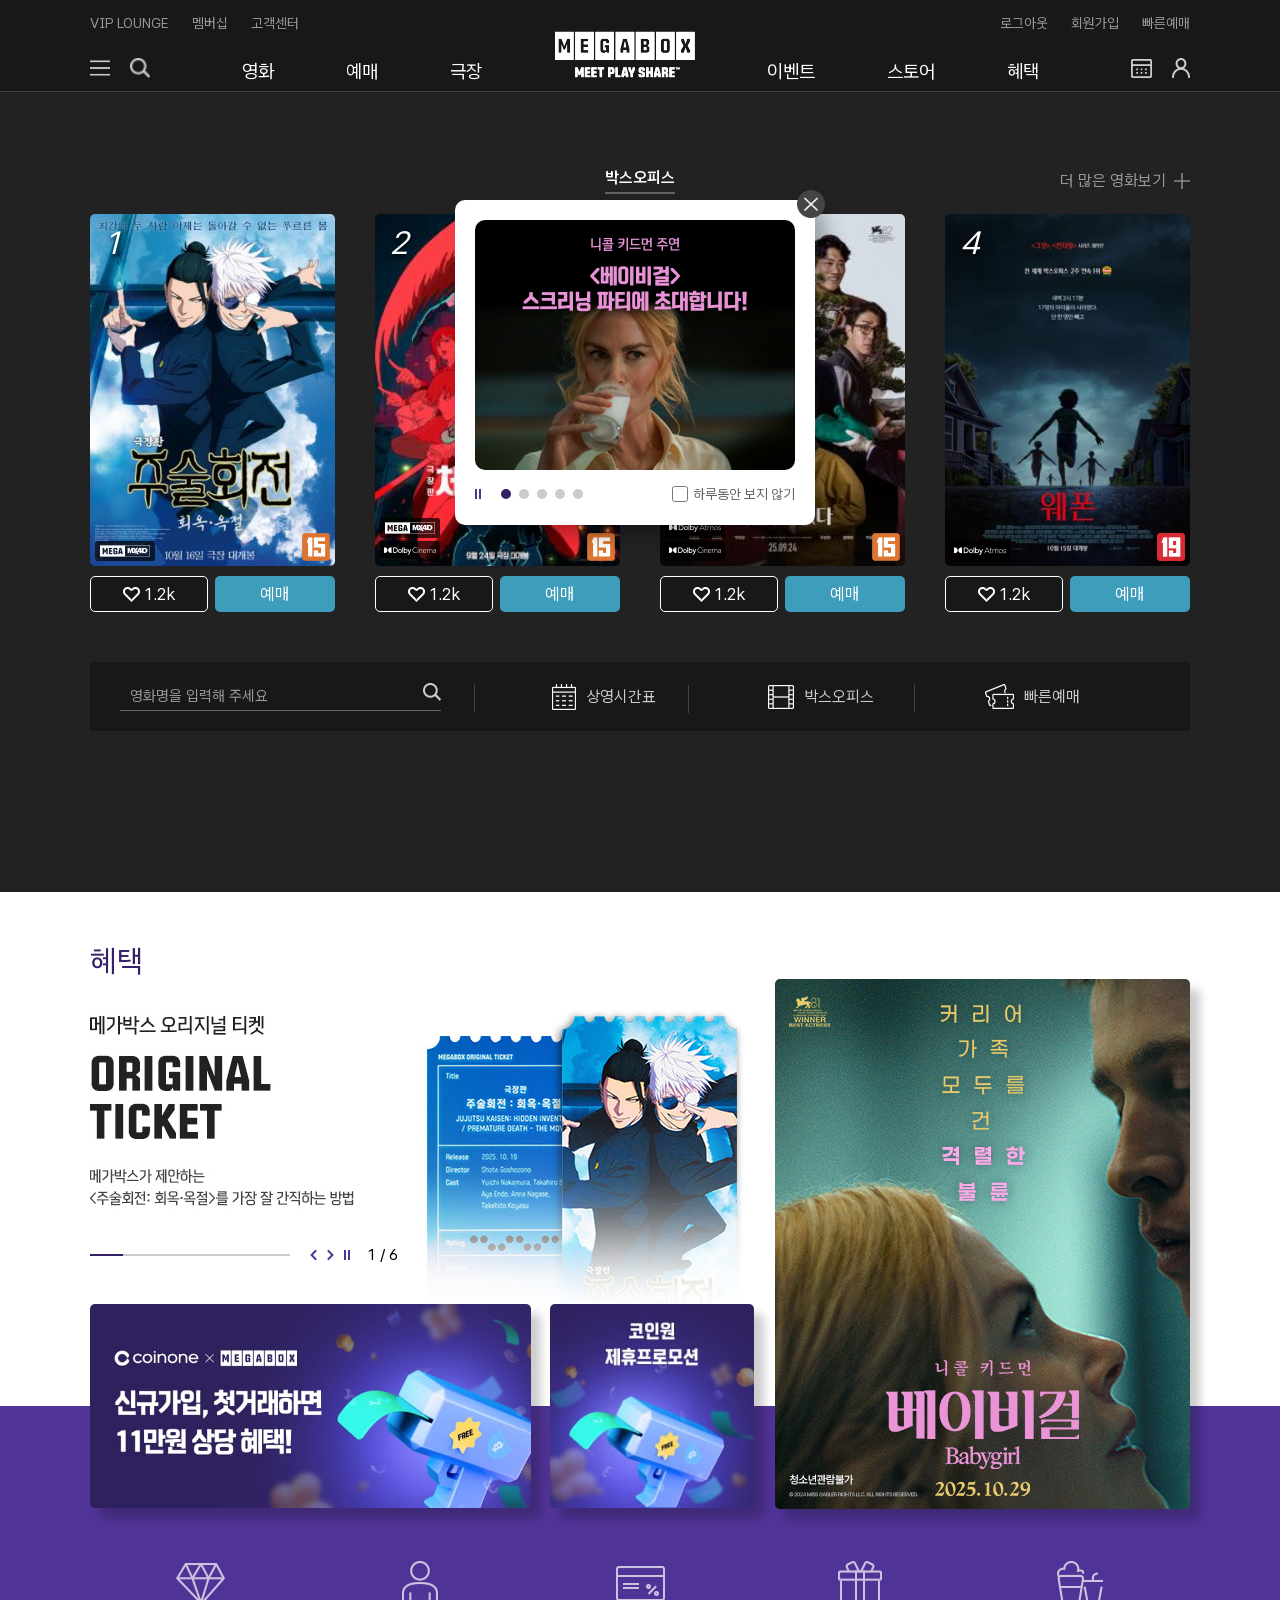
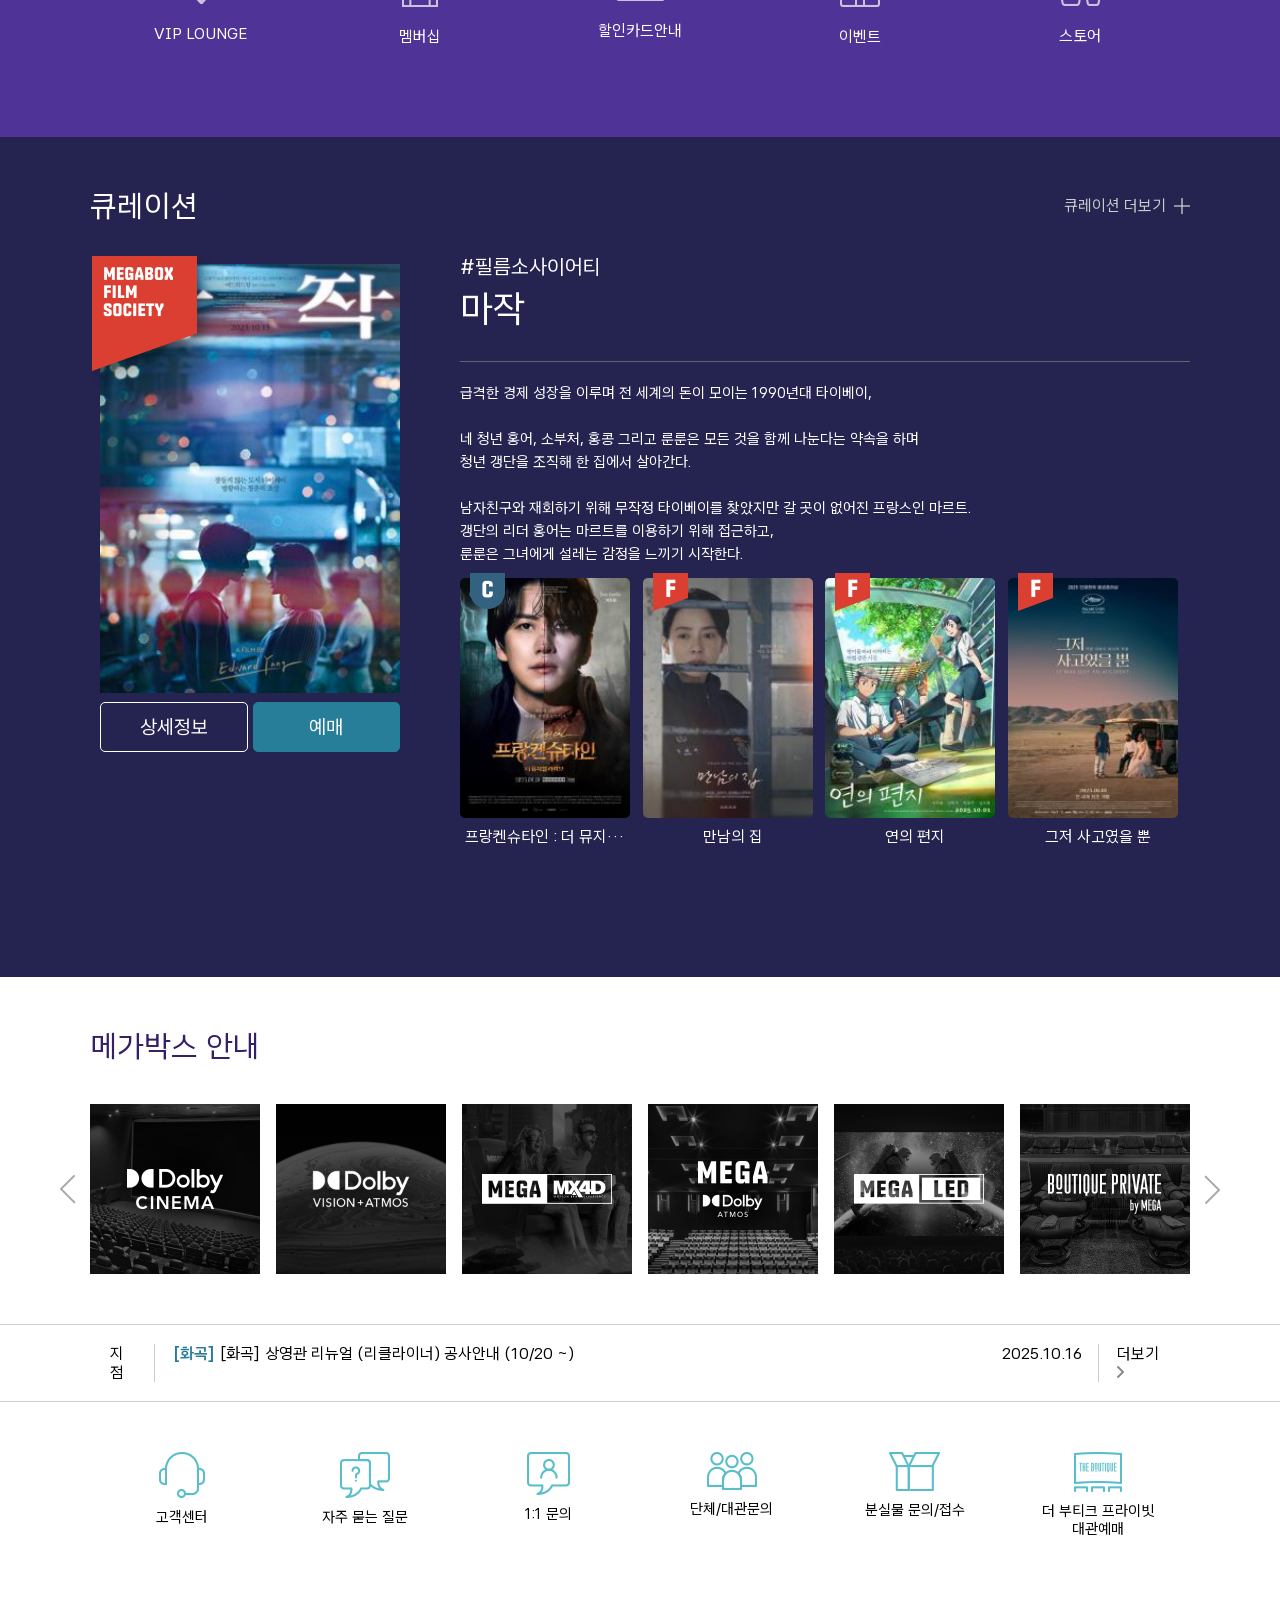
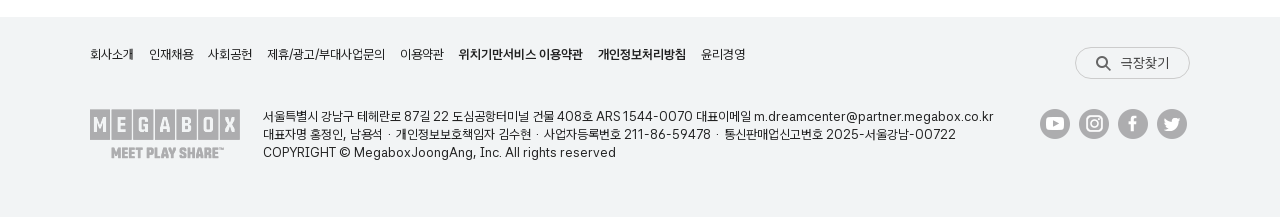
<file: index.html>
<!DOCTYPE html>
<html lang="ko">
<head>
    <meta charset="UTF-8">
    <meta name="viewport" content="width=device-width, initial-scale=1.0">
    <title>메인</title>
    <link rel="icon" href="m-solid-full.svg">
    <link rel="stylesheet" href="style/index.css">
    <script defer src = "js/index.js"> </script>
    <link rel="stylesheet"
          href="https://fonts.googleapis.com/css?family=Asta Sans">
</head>
<body>
    <!-- 전체 -->
    <div class="container">
        <!-- 헤더 - 로고, 메뉴, 로그인 등등 상단부분 -->
        <header class="head">
            <!-- 헤더 상단 -->
            <div class="head_top">
                <!-- vip lounge, 멤버십 고객센터 -->
                <div class="head_left">
                    <a href="#none">VIP LOUNGE</a>
                    <a href="#none">멤버십</a>
                    <a href="#none">고객센터</a>
                </div>
                <!-- 로그아웃, 빠른예매 -->
                <div class="head_right">
                    <a href="#none">로그아웃</a>
                    <a href="#none">회원가입</a>
                    <a href="megabox.html">빠른예매</a>
                </div>
            </div>
            <!-- 헤더 하단 메뉴바 전체 -->
            <div class="nav">
                <ul>
                    <li>
                        <!-- 좌측 3줄 메뉴버튼 - SITEMAP -->
                        <!-- 사이트맵 버튼 -->
                        <button class="sitemapBtn">
                            <img src="img/ico-sitemap-white.png" alt="사이트맵">
                        </button>
                        <!-- 좌측 검색 버튼 -->
                        <button class="searchBtn">
                            <img src="img/ico-search-white.png" alt="검색">
                        </button>

                    </li>
                    <!-- 나비 -->
                    <li class="on">영화
                        <div class="navSUB">
                            <a href="movieList.html">전체영화</a>
                        </div>
                    </li>
                    <li class="on">예매
                        <div class="navSUB">
                            <a href="megabox.html">빠른예매</a>
                            <a href="#none">상영시간표</a>
                            <a href="#none">더 부티크 프라이빗 예매</a>
                        </div>
                    </li>
                    <li class="on">극장
                        <div class="navSUB">
                            <a href="#none">전체극장</a>
                            <a href="#none">특별관</a>
                        </div>
                    </li>
                    <li><a href="index.html"><img src="img/logo-white_new2.png" alt="메가박스 메인으로 가기"/></a></li>
                    <li class="on">이벤트
                        <div class="navSUB">
                            <a href="#none">진행중 이벤트</a>
                            <a href="#none">지난 이벤트</a>
                            <a href="#none">당첨자발표</a>
                        </div>
                    </li>
                    <li>스토어</li>
                    <li class="on">혜택
                        <div class="navSUB">
                            <a href="#none">메가박스 멤버십</a>
                            <a href="#none">제휴/할인</a>
                        </div>
                    </li>
                    <li>
                        <button class="scheduleBtn">
                            <img src="img/ico-schedule-white.png" alt="상영 시간표"/>
                        </button>
                        <button class="mymegaBtn">
                            <img src="img/ico-mymega-white.png" alt="나의 메가박스"/>
                        </button>
                    </li>
                </ul>
            </div>
        </header>
        <!-- 모달 영역 (버튼 아래에만 감싸주기만 함) -->
        <div class="modal">
            <div class="modal_content">
                <h2>SITEMAP</h2>
                <div class="sitemap_grid">
                    <div class="sitemap_top">
                        <div>
                            <h3>영화</h3>
                            <ul>
                                <li><a href="movieList.html">전체영화</a></li>
                            </ul>
                        </div>
                        <div>
                            <h3>예매</h3>
                            <ul>
                                <li><a href="megabox.html">빠른예매</a></li>
                                <li><a href="#none">상영시간표</a></li>
                                <li><a href="#none">더 부티크 프라이빗 예매</a></li>
                            </ul>
                        </div>
                        <div>
                            <h3>극장</h3>
                            <ul>
                                <li><a href="#none">전체극장</a></li>
                                <li><a href="#none">특별관</a></li>
                            </ul>
                        </div>
                        <div>
                            <h3>이벤트</h3>
                            <ul>
                                <li><a href="#none">진행중 이벤트</a></li>
                                <li><a href="#none">지난 이벤트</a></li>
                                <li><a href="#none">당첨자 발표</a></li>
                            </ul>
                        </div>
                        <div>
                            <h3>스토어</h3>
                            <ul>
                                <li><a href="#none">새로운 상품</a></li>
                                <li><a href="#none">메가티켓</a></li>
                                <li><a href="#none">팝콘/음료/굿즈</a></li>
                                <li><a href="#none">포인트몰</a></li>
                            </ul>
                        </div>
                        <div>
                            <h3>나의 메가박스</h3>
                            <ul>
                                <li><a href="#none">나의 메가박스 홈</a></li>
                                <li><a href="#none">예매/구매내역</a></li>
                                <li><a href="#none">영화관람권</a></li>
                                <li><a href="#none">스토어교환권</a></li>
                                <li><a href="#none">할인/제휴쿠폰</a></li>
                                <li><a href="#none">멤버십포인트</a></li>
                                <li><a href="#none">나의 무비스토리</a></li>
                                <li><a href="#none">나의 이벤트 응모내역</a></li>
                                <li><a href="#none">나의 문의내역</a></li>
                                <li><a href="#none">자주쓰는 할인카드</a></li>
                                <li><a href="#none">회원정보</a></li>
                            </ul>
                        </div>
                    </div>
                    <div class="sitemap_bottom">
                        <div>
                            <h3>혜택</h3>
                            <ul>
                                <li><a href="#none">멤버십 안내</a></li>
                                <li><a href="#none">VIP LOUNGE</a></li>
                                <li><a href="#none">제휴/할인</a></li>
                            </ul>
                        </div>
                        <div>
                            <h3>고객센터</h3>
                            <ul>
                                <li><a href="#none">고객센터 홈</a></li>
                                <li><a href="#none">자주묻는질문</a></li>
                                <li><a href="#none">공지사항</a></li>
                                <li><a href="#none">1:1문의</a></li>
                                <li><a href="#none">단체/대관문의</a></li>
                                <li><a href="#none">분실물문의</a></li>
                            </ul>
                        </div>
                        <div>
                            <h3>회사소개</h3>
                            <ul>
                                <li><a href="#none">메가박스소개</a></li>
                                <li><a href="#none">사회공헌</a></li>
                                <li><a href="#none">홍보자료</a></li>
                                <li><a href="#none">제휴/부대사업문의</a></li>
                                <li><a href="#none">온라인제보센터</a></li>
                                <li><a href="#none">IR자료</a></li>
                                <li><a href="#none">인재채용</a></li>
                                <li><a href="#none">윤리경영</a></li>
                            </ul>
                        </div>
                        <div>
                            <h3>이용정책</h3>
                            <ul>
                                <li><a href="#none">이용약관</a></li>
                                <li><a href="#none">위치기반서비스 이용약관</a></li>
                                <li><a href="#none">개인정보처리방침</a></li>
                                <li><a href="#none">스크린수배정에관한기준</a></li>
                            </ul>
                        </div>
                    </div>
                </div>
            </div>
        </div>
        <!-- 검색 모달 -->
        <div class="search_modal">
            <div>
                <div class="search_content">
                    <!-- 탭 메뉴 전체 -->
                    <div class="rank_tabs">
                        <button class="rank_tab active" data-target="booking">예매율 순</button>
                        <button class="rank_tab" data-target="megabox">메가박스 관객순</button>
                    </div>

                    <!-- 예매율 순 -->
                    <div class="rank_panel active" id="booking">
                        <div class="rank_item">
                            <img src="img/rBGmxIIt5wLgjk1nEQr84Crh2Fvxhn4o_316.jpg" alt="영화 포스터">
                            <ul>
                                <li><em>1</em><a>극장판 체인소 맨:레제편</a></li>
                                <li><em>2</em><a>보스</a></li>
                                <li><em>3</em><a>어쩔수가없다</a></li>
                                <li><em>4</em><a>투모로우바이투게더 브이알 콘서트:하트 어택</a></li>
                                <li><em>5</em><a>원 배틀 애프터 어나더</a></li>
                            </ul>
                        </div>
                    </div>

                    <!-- 메가박스 관객순 -->
                    <div class="rank_panel" id="megabox">
                        <div class="rank_item">
                            <img src="img/hWiZN7PP9G18jB18bS2BfyOTRDPpJH0m_316.jpg" alt="영화 포스터">
                            <ul>
                                <li><em>1</em><a>F1 더 무비</a></li>
                                <li><em>2</em><a>극장판 귀멸의 칼날:무한성편</a></li>
                                <li><em>3</em><a>좀비딸</a></li>
                                <li><em>4</em><a>진격의 거인 완결편 더 라스트 어택</a></li>
                                <li><em>5</em><a>하얼빈</a></li>
                            </ul>
                        </div>
                    </div>
                </div>
                <div class="searchBox">
                    <input type="text" placeholder="영화 제목을 입력하세요">
                    <button>
                        <img src="img/ico-search.png"/>
                    </button>
                </div>
            </div>
        </div>
        
        <!-- 섹션1 -->
        <div class="section01">
            <div class="sec01_top">
                <span>박스오피스</span>
                <a href="#none">더 많은 영화보기&nbsp;&nbsp;<strong>╋</strong></a>
            </div>
            <div class="sec01_mid">
                <!-- 영화 랭킹 전체 -->
                <div class="movie_rank">
                    <!-- 영화별 정보 -->
                    <!-- 주술회전 -->
                    <div class="movie-item">
                        <!-- 호버 전 기본 -->
                        <div class="movie-thumb">
                            <!-- 순위 -->
                            <em>1</em>
                            <!-- 포스터 -->
                            <img class="movie-poster" src="img/wk12bo4eQtWwuE23HoRcGhfC3XlzDbGV_420.jpg" alt="impossiblePoster" />
                            <!-- 태그 -->
                            <img class="movie-tags01" src="img/type_mega_mx4d.png"/>
                            <!-- 연령가 -->
                            <img class="movie-age" src="img/15_56x56.png"/>

                            <!-- 호버 후 뜨는 정보 -->
                            <div class="movie-hover">
                                <span>
                                    최강의 두 사람, 다시는 돌아갈 수 없는 푸른 봄</br>
                                    2006년 봄, 주술고등전문학교</br>
                                    시절의 고죠 사토루와 게토 스구루.</br>
                                    불사의 술식을 가진 주술계 핵심,</br>
                                    텐겐으로부터 의뢰가 도착한다.
                                </span>
                                <div class="caption_line"></div>
                                <p>관람평 <span id="cap_score">9.5</span></p>
                            </div>
                        </div>
                        <!-- 좋아요 수 / 예매버튼 -->
                        <div class="movie-action">
                            <!-- 좋아요 -->
                            <button class="likeBtn">
                                <img src="img/ico-heart-toggle-main.png">
                                <!-- <span></span> -->
                                1.2k
                            </button>
                            <!-- 예매 -->
                            <button class="reserveBtn">예매</button>
                        </div>
                    </div>
                    <!-- 체인소 맨 -->
                    <div class="movie-item">
                        <!-- 호버 전 기본 -->
                        <div class="movie-thumb">
                            <!-- 순위 -->
                            <em>2</em>
                            <!-- 포스터 -->
                            <img class="movie-poster" src="img/rBGmxIIt5wLgjk1nEQr84Crh2Fvxhn4o_316.jpg" alt="impossiblePoster" />
                            <!-- 태그 -->
                            <img class="movie-tags01" src="img/type_dolbycinema.png"/>
                            <img class="movie-tags02" src="img/type_mega_mx4d.png"/>
                            <!-- 연령가 -->
                            <img class="movie-age" src="img/15_56x56.png"/>

                            <!-- 호버 후 뜨는 정보 -->
                            <div class="movie-hover">
                                <span>
                                    인기 애니메이션 '체인소 맨' 첫</br>
                                    공식 극장판 국내 상륙!</br>
                                    압도적 배틀 액션이 스크린에서</br>
                                    폭발한다!</br>
                                    </br>
                                    데블 헌터로 일하는 소년 '덴</br>
                                    지'는 조직의 배신으로 죽음에 내
                                </span>
                                <div class="caption_line"></div>
                                <p>관람평 <span id="cap_score">9.4</span></p>
                            </div>
                        </div>
                        <!-- 좋아요 수 / 예매버튼 -->
                        <div class="movie-action">
                            <!-- 좋아요 -->
                            <button class="likeBtn">
                                <img src="img/ico-heart-toggle-main.png">
                                1.2k
                            </button>
                            <!-- 예매 -->
                            <button class="reserveBtn">예매</button>
                        </div>
                    </div>
                    <!-- 어쩔 수 없다 -->
                    <div class="movie-item">
                        <!-- 호버 전 기본 -->
                        <div class="movie-thumb">
                            <!-- 순위 -->
                            <em>3</em>
                            <!-- 포스터 -->
                            <img class="movie-poster" src="img/FRNqKt4pbztmQXaLMu2ZIGP43ebJ9F8i_316.jpg" alt="impossiblePoster" />
                            <!-- 태그 -->
                            <img class="movie-tags01" src="img/type_dolbycinema.png"/>
                            <img class="movie-tags02" src="img/type_dolbyatmos.png"/>
                            <!-- 연령가 -->
                            <img class="movie-age" src="img/15_56x56.png"/>

                            <!-- 호버 후 뜨는 정보 -->
                            <div class="movie-hover">
                                <span>
                                    '다 이루었다'는 생각이 들 만큼</br>
                                    삶에 만족하던 25년 경력의 제지</br>
                                    전문가 '만수'(이변헌).</br>
                                    아니 '미리'(손예진), 두 아이, 반</br>
                                    려견들과 함께 행복한 일상을 보</br>
                                    내던 만수는</br>
                                    회사로부터 돌연 해고 통보를 받
                                </span>
                                <div class="caption_line"></div>
                                <p>관람평 <span id="cap_score">8.1</span></p>
                            </div>
                        </div>
                        <!-- 좋아요 수 / 예매버튼 -->
                        <div class="movie-action">
                            <!-- 좋아요 -->
                            <button class="likeBtn">
                                <img src="img/ico-heart-toggle-main.png">
                                1.2k
                            </button>
                            <!-- 예매 -->
                            <button class="reserveBtn">예매</button>
                        </div>
                    </div>
                    <!-- 웨폰 -->
                    <div class="movie-item">
                        <!-- 호버 전 기본 -->
                        <div class="movie-thumb">
                            <!-- 순위 -->
                            <em>4</em>
                            <!-- 포스터 -->
                            <img class="movie-poster" src="img/C4YArWIShQ2G4ceROJglVG6wkI52eQ55_420.jpg" alt="impossiblePoster" />
                            <!-- 태그 -->
                            <img class="movie-tags01" src="img/type_dolbyatmos.png"/>
                            <!-- 연령가 -->
                            <img class="movie-age" src="img/19_112x112.png"/>

                            <!-- 호버 후 뜨는 정보 -->
                            <div class="movie-hover">
                                <span>
                                    평병한 수요일,</br>
                                    어느 마을 학교의 같은 반 학생</br>
                                    17명이 등교하지 않는다.</br>
                                    그날 새벽 2시 17분, 잠에서 깬</br>
                                    아이들이 어둠 속으로 달려가 돌</br>
                                    아오지 않았기 때문이다.</br>
                                    유일하게 남은 아이는 입을 다물
                                </span>
                                <div class="caption_line"></div>
                                <p>관람평 <span id="cap_score">8.1</span></p>
                            </div>
                        </div>
                        <!-- 좋아요 수 / 예매버튼 -->
                        <div class="movie-action">
                            <!-- 좋아요 -->
                            <button class="likeBtn">
                                <img src="img/ico-heart-toggle-main.png">
                                1.2k
                            </button>
                            <!-- 예매 -->
                            <button class="reserveBtn">예매</button>
                        </div>
                    </div>
                </div>
            </div>
            <div class="sec01_bottom">
                <!-- 검색창 -->
                <div class="sec01-searchBox">
                    <input type="text" placeholder="영화명을 입력해 주세요"/>
                    <img src="img/ico-search-white.png"/>
                </div>
                <!-- 상영시간표 -->
                <div class="sec01-schedule movie-menu">
                    <img src="img/ico-schedule-main.png" alt="상영시간표 보기"/>
                    <a href="#none">상영시간표</a>
                </div>
                <!-- 박스오피스 -->
                <div class="sec01-schedule movie-menu">
                    <img src="img/ico-boxoffice-main.png" alt="박스오피스 보기"/>
                    <a href="#none">박스오피스</a>
                </div>
                <!-- 빠른예매 -->
                <div class="sec01-reserve movie-menu">
                    <img src="img/ico-tiket-main.png" alt="빠른예매 보기"/>
                    <a href="megabox.html">빠른예매</a>

                </div>
            </div>
        </div>
        
        <!-- 섹션2 -->
        <div class="section02">
            <h2>혜택</h2>
            <div class="sec02_top">
                <!-- 슬라이드 이미지 -->
                <div class="sec02-slider">
                    <!-- 왼쪽사진 -->
                    <img id="photo01" src="img/originalticketTEXT_01.jpg"/>
                    <!-- 오른쪽사진 -->
                    <img id="photo02" src="img/originalticket_01.jpg"/>
                </div>
                <!-- 슬라이드 바 5초 -->
                <div class="sec02_sliderControl">
                    <div class="sliderPage">
                        <span class="active"></span>
                        <span></span>
                        <span></span>
                        <span></span>
                        <span></span>
                        <span></span>
                    </div>
                    <!-- 슬라이드 페이지 제어 버튼 -->
                    <div class="sliderPageControl">
                        <!-- 앞으로 -->
                        <img id="prevBtn" src="img/btn-benefit-slider-prev.png">
                        <!-- 뒤로 -->
                        <img id="nextBtn" src="img/btn-benefit-slider-next.png">
                        <!-- 재생/정지 -->
                        <img id="playPauseBtn" src="img/btn-benefit-slider-pause.png">
                        <!-- 슬라이드 번호 -->
                        <p id="slideCount">&nbsp;&nbsp;1 / 6</p>
                    </div>
                </div>
                <!-- 슬라이드 우측 광고 이미지 -->
                <div class="ad-movie">
                    <img id="adMovieImg" src="img/poster_1.jpg">
                </div>
            </div>
            <!-- 슬라이드바 하단 광고 이미지 -->
            <div class="ad-benefit">
                <img id="adBenefit01" src="img/banner_1.jpg"/>
                <img id="adBenefit02" src="img/advertisement_1.jpg"/>
            </div>
            <!-- 광고이미지 하단 서비스메뉴 -->
            <div class="service-section">
                <button>
                    <img src="img/ico-vip-main.png" alt="VIP LOUNGE 페이지로 이동"/>
                    VIP LOUNGE
                </button>
                <button>
                    <img src="img/ico-membership-main.png" alt="멤버십 페이지로 이동"/>
                    멤버십
                </button>
                <button>
                    <img src="img/ico-card-main.png" alt="할인카드안내 페이지로 이동"/>
                    할인카드안내
                </button>
                <button>
                    <img src="img/ico-event-main.png" alt="이벤트 페이지로 이동"/>
                    이벤트
                </button>
                <button>
                    <img src="img/ico-store-main.png" alt="스토어 페이지로 이동"/>
                    스토어
                </button>
            </div>
        </div>
        
        <!-- 섹션3 -->
        <div class="section03">
            <!-- 큐레이션 -->
            <div class="sec03-head">
                <h2>큐레이션</h2>
                <a href="#none">큐레이션 더보기&nbsp;&nbsp;<strong>╋</strong></a>
            </div>
            <div class="curation">
                <!-- 좌측 큰 이미지 -->
                <div class="curation-main">
                    <!-- 포스터 -->
                    <img id="cur_poster" src="img/D1VQkXeszsdBSvS1bw9LzplLuSSHKnVE_420.jpg" alt="영화 상세보기"/>
                    <!-- 라벨 -->
                    <img id="cur_label" src="img/bg-bage-curation-film.png"/>
                    <!-- 상세정보/예매 버튼 -->
                    <div class="curationBtn">
                        <button id="curBtn01">상세정보</button>
                        <button id="curBtn02">예매</button>
                    </div>
                </div>
                <!-- 우측 설명/다른 영화들 -->
                <div class="curation-detail">
                    <!-- 상단 -->
                    <div class="detailHead">
                        <p>#필름소사이어티</p>
                        <h3>마작</h3>
                    </div>
                    <!-- 영화 설명 -->
                    <div class="detailMid">
                        <p>
                            급격한 경제 성장을 이루며 전 세계의 돈이 모이는 1990년대 타이베이,</br>
                            </br>
                            네 청년 홍어, 소부처, 홍콩 그리고 룬룬은 모든 것을 함께 나눈다는 약속을 하며</br>
                            청년 갱단을 조직해 한 집에서 살아간다.</br>
                            </br>
                            남자친구와 재회하기 위해 무작정 타이베이를 찾았지만 갈 곳이 없어진 프랑스인 마르트.</br>
                            갱단의 리더 홍어는 마르트를 이용하기 위해 접근하고,</br>
                            룬룬은 그녀에게 설레는 감정을 느끼기 시작한다.</br>
                        </p>
                    </div>
                    <!-- 영화 목록 -->
                    <ul class="curation-list">
                        <!-- 프랑켄슈타인 : 더 뮤지컬 라이브 -->
                        <li class="curation-item CI01">
                            <img class="curItem-poster" src="img/pLJnAy88WMUcZR3yXR4C9XJe32bUnm3D_230.jpg" alt="영화 상세보기"/>
                            <img class="curItem-label CL01" src="img/bg-bage-curation-classic-m.png" alt="영화 상세보기"/>
                            <a href="#none">프랑켄슈타인 : 더 뮤지컬 라이브</a>
                        </li>
                        <!-- 만남의 집 -->
                        <li class="curation-item CI02">
                            <img class="curItem-poster" src="img/XCUVzLflygdN8iFdK40OMKOuGo1aYvPw_230.jpg" alt="영화 상세보기"/>
                            <img class="curItem-label CL02" src="img/bg-bage-curation-film-m.png" alt="영화 상세보기"/>
                            <a href="#none">만남의 집</a>
                        </li>
                        <!-- 연의 편지 -->
                        <li class="curation-item CI03">
                            <img class="curItem-poster" src="img/tQvnBJjlEyRTYcpRJeMB9cEvepdNeA0e_230.jpg" alt="영화 상세보기"/>
                            <img class="curItem-label CL03" src="img/bg-bage-curation-film-m.png" alt="영화 상세보기"/>
                            <a href="#none">연의 편지</a>
                        </li>
                        <!-- 그저 사고였을 뿐 -->
                        <li class="curation-item CI04">
                            <img class="curItem-poster" src="img/gnSBInCPT2rL1Sw2LrIcgc7xQKaLtEUC_230.jpg" alt="영화 상세보기"/>
                            <img class="curItem-label CL04" src="img/bg-bage-curation-film-m.png" alt="영화 상세보기"/>
                            <a href="#none">그저 사고였을 뿐</a>
                        </li>
                    </ul>
                </div>
            </div>
        </div>

        <!-- 섹션4 -->
        <div class="section04">
            <h2>메가박스 안내</h2>
            <!-- 상단 제외 전체 묶음 -->
            <div class="theater-section">
                <!-- 특별관 -->
                <div class="theater-special">
                    <img id="slidePrev" src="img/btn-specialtheater-prev.png"/>
                    <div class="swipe">
                        <!-- <a class="swipeImg"> -->
                            <img src="img/bg-main-dolbycinema.png"/>
                        <!-- </a>
                        <a class="swipeImg"> -->
                            <img src="img/bg-main-dva.png"/>
                        <!-- </a>
                        <a class="swipeImg">
                        </a>
                        <a class="swipeImg">
                        </a>
                        <a class="swipeImg">
                        </a>
                        <a class="swipeImg">
                        </a>
                        <a class="swipeImg">
                        </a>
                        <a class="swipeImg">
                        </a>
                        <a class="swipeImg">
                        </a> -->
                        <img src="img/bg-main-mx4d.png"/>
                        <img src="img/bg-main-dolbyatmos.png"/>
                        <img src="img/bg-main-led.png"/>
                        <img src="img/bg-main-private.png"/>
                        <img src="img/bg-main-suite.png"/>
                        <img src="img/bg-main-recliner.png"/>
                        <img src="img/bg-main-comfort.png"/>
                    </div>
                    <img id="slideNext" src="img/btn-specialtheater-next.png"/>
                </div>
                <!-- 지점별 안내 / 공지사항 -->
                <div class="theater-info">
                    <p>지점</p>
                    <a id="info"><strong>[화곡]</strong>&nbsp;[화곡] 상영관 리뉴얼 (리클라이너) 공사안내 (10/20 ~)</a>
                    <p>2025.10.16</p>
                    <a>
                        더보기
                        <img src="img/ico-arr-right-gray.png"/>
                    </a>
                </div>
                <!-- 고객센터 / FAQ / 단체대관문의 등 -->
                <div class="service-info">
                    <button>
                        <img src="img/ico-main-customer.png" alt="페이지로 이동"/>
                        <a>고객센터</a>
                    </button>
                    <button>
                        <img src="img/ico-main-faq.png" alt="자주 묻는 질문 페이지로 이동"/>
                        <a>자주 묻는 질문</a>
                    </button>
                    <button>
                        <img src="img/ico-main-qna.png" alt="1:1 문의 페이지로 이동"/>
                        <a>1:1 문의</a>
                    </button>
                    <button>
                        <img src="img/ico-main-group.png" alt="단체/대관문의 페이지로 이동"/>
                        <a>단체/대관문의</a>
                    </button>
                    <button>
                        <img src="img/ico-main-lost.png" alt="분실물 문의/접수 페이지로 이동"/>
                        <a>분실물 문의/접수</a>
                    </button>
                    <button>
                        <img src="img/ico-main-boutique.png" alt="더 부티크 프라이빗 대관 예매 페이지로 이동"/>
                        <a>더 부티크 프라이빗</br>대관예매</a>
                    </button>
                </div>
            </div>
        </div>
        
        <!-- 푸터 - 회사소개 등등 -->
        <footer class="foot">
            <!-- 푸터 첫줄 -->
            <div class="foot_top">
                <ul>
                    <li><a href="#none">회사소개</a></li>
                    <li><a href="#none">인재채용</a></li>
                    <li><a href="#none">사회공헌</a></li>
                    <li><a href="#none">제휴&#47;광고&#47;부대사업문의</a></li>
                    <li><a href="#none">이용약관</a></li>
                    <li><a href="#none"><strong>위치기만서비스 이용약관</strong></a></li>
                    <li><a href="#none"><strong>개인정보처리방침</strong></a></li>
                    <li><a href="#none">윤리경영</a></li>
                </ul>
                <a class="theater_search_btn" href="#none"><img src="img/ico-footer-search.png" alt="극장찾기"/>극장찾기</a>
            </div>
            <!-- 푸터 아랫줄 -->
            <div class="foot_mid">
                <img src="img/logo-opacity_new2.png" alt="메가박스 로고"/>
                <div class="mid_p">
                    <p>서울특별시 강남구 테헤란로 87길 22 도심공항터미널 건물 408호 ARS 1544-0070 대표이메일 m.dreamcenter@partner.megabox.co.kr</p>
                    <p>대표자명 홍정인, 남용석 · 개인정보보호책임자 김수현 · 사업자등록번호 211-86-59478 · 통신판매업신고번호 2025-서울강남-00722</p>
                    <p>COPYRIGHT © MegaboxJoongAng, Inc. All rights reserved</p>
                </div>
                <div class="mid_a">
                    <a href="#none"><img src="img/youtube.png" alt="유튜브 바로가기"/></a>
                    <a href="#none"><img src="img/instagram.png" alt="인스타그램 바로가기"/></a>
                    <a href="#none"><img src="img/facebook.png" alt="페이스북 바로가기"/></a>
                    <a href="#none"><img src="img/twitter.png" alt="트위터 바로가기"/></a>
                </div>
            </div>
        </footer>

        <!-- 극장 찾기 -->
        <div class="theater_search_modal">
            <div class="theater_search_modalIn">
                <div class="theater_search_head">
                    <h3>메가박스 극장 찾기</h3>
                    <button onclick="closeTheaterModal()">
                        <img src="img/btn-header-layer-close.png">
                    </button>
                </div>
                <ul>
                    <li>
                        <span>서울</span>
                        <div class="cinema_list">
                            <a href="#none">강남</a>
                            <a href="#none">강동</a>
                            <a href="#none">구의이스트폴</a>
                            <a href="#none">군자</a>
                            <a href="#none">더부티크목동현대백화점</a>
                            <a href="#none">동대문</a>
                            <a href="#none">마곡</a>
                            <a href="#none">목동</a>
                            <a href="#none">상봉</a>
                            <a href="#none">상암월드컵경기장</a>
                            <a href="#none">성수</a>
                            <a href="#none">센트럴</a>
                            <a href="#none">송파파크하이비오</a>
                            <a href="#none">신촌</a>
                            <a href="#none">이수</a>
                            <a href="#none">창동</a>
                            <a href="#none">코엑스</a>
                            <a href="#none">픽쳐하우스</a>
                            <a href="#none">홍대</a>
                            <a href="#none">화곡</a>
                            <a href="#none">ARTNINE</a>
                        </div>
                    </li>
                    <li>
                        <span>경기</span>
                        <div class="cinema_list">
                            <a href="#none">고양스타필드</a>
                            <a href="#none">광명AK플라자</a>
                            <a href="#none">광명소하</a>
                            <a href="#none">금정AK플라자</a>
                            <a href="#none">김포한강신도시</a>
                            <a href="#none">남양주</a>
                            <a href="#none">남양주현대아울렛스페이스원</a>
                            <a href="#none">동탄</a>
                            <a href="#none">동탄역</a>
                            <a href="#none">미사강변(하남종합운동장)</a>
                            <a href="#none">백석벨라시타</a>
                            <a href="#none">별내</a>
                            <a href="#none">부천스타필드시티</a>
                            <a href="#none">분당</a>
                            <a href="#none">성남모란</a>
                            <a href="#none">수원</a>
                            <a href="#none">수원AK플라자(수원역)</a>
                            <a href="#none">수원남문</a>
                            <a href="#none">수원스타필드</a>
                            <a href="#none">수원인계</a>
                            <a href="#none">수원호매실(휴관)</a>
                            <a href="#none">시흥배곧</a>
                            <a href="#none">시흥정왕</a>
                            <a href="#none">안산중앙</a>
                            <a href="#none">안성스타필드</a>
                            <a href="#none">용인테크노밸리</a>
                            <a href="#none">의정부민락</a>
                            <a href="#none">킨텍스</a>
                            <a href="#none">파주금촌</a>
                            <a href="#none">파주운정</a>
                            <a href="#none">평택비전</a>
                            <a href="#none">하남스타필드</a>
                        </div>
                    </li>
                    <li>
                        <span>인천</span>
                        <div class="cinema_list">
                            <a href="#none">검단</a>
                            <a href="#none">송도(트리플스트리트)</a>
                            <a href="#none">영종</a>
                            <a href="#none">영종하늘도시</a>
                            <a href="#none">인천논현</a>
                            <a href="#none">인천학익(시티오씨엘)</a>
                            <a href="#none">청라지젤(휴관)</a>
                        </div>
                    </li>
                    <li>
                        <span>대전/충청/세종</span>
                        <div class="cinema_list">
                            <a href="#none">공주</a>
                            <a href="#none">논산</a>
                            <a href="#none">대전</a>
                            <a href="#none">대전신세계아트앤사이언스</a>
                            <a href="#none">대전유성</a>
                            <a href="#none">대전중앙로</a>
                            <a href="#none">대전현대아울렛</a>
                            <a href="#none">세종(조치원)</a>
                            <a href="#none">세종나성</a>
                            <a href="#none">세종청사</a>
                            <a href="#none">오창</a>
                            <a href="#none">진천</a>
                            <a href="#none">천안</a>
                            <a href="#none">청주사창</a>
                            <a href="#none">청주성안길</a>
                            <a href="#none">청주터미널</a>
                            <a href="#none">충주연수</a>
                            <a href="#none">홍성내포</a>
                        </div>
                    </li>
                    <li>
                        <span>부산/대구/경상</span>
                        <div class="cinema_list">
                            <a href="#none">경북도청</a>
                            <a href="#none">경산하양</a>
                            <a href="#none">구미강동</a>
                            <a href="#none">김천</a>
                            <a href="#none">남포항</a>
                            <a href="#none">대구세븐밸리(칠곡)</a>
                            <a href="#none">대구신세계(동대구)</a>
                            <a href="#none">대구이시아</a>
                            <a href="#none">대구프리미엄만경관</a>
                            <a href="#none">덕천</a>
                            <a href="#none">마산(경남대)</a>
                            <a href="#none">부산극장</a>
                            <a href="#none">부산대</a>
                            <a href="#none">북대구(칠곡)</a>
                            <a href="#none">사상</a>
                            <a href="#none">삼천포</a>
                            <a href="#none">서면대한</a>
                            <a href="#none">양산</a>
                            <a href="#none">양산증산</a>
                            <a href="#none">울산</a>
                            <a href="#none">정관(휴관)</a>
                            <a href="#none">진주(중안)</a>
                            <a href="#none">창원</a>
                            <a href="#none">창원내서</a>
                            <a href="#none">포항</a>
                            <a href="#none">해운대(장산)</a>
                            <a href="#none">화명</a>
                        </div>
                    </li>
                    <li>
                        <span>광주/전라</span>
                        <div class="cinema_list">
                            <a href="#none">광주상무</a>
                            <a href="#none">광주하남</a>
                            <a href="#none">목포하당(포르모)</a>
                            <a href="#none">순천</a>
                            <a href="#none">여수웅천</a>
                            <a href="#none">전대(광주)</a>
                            <a href="#none">전주객사</a>
                            <a href="#none">전주혁신</a>
                            <a href="#none">첨단</a>
                        </div>
                    </li>
                    <li>
                        <span>강원</span>
                        <div class="cinema_list">
                            <a href="#none">남춘천</a>
                            <a href="#none">속초</a>
                            <a href="#none">원주혁신</a>
                            <a href="#none">춘천석사</a>
                        </div>
                    </li>
                    <li>
                        <span>제주</span>
                        <div class="cinema_list">
                            <a href="#none">제주삼화</a>
                            <a href="#none">제주서귀포</a>
                            <a href="#none">제주아라</a>
                        </div>
                    </li>
                </ul>
            </div>
        </div>
        
        <!-- 오버레이 -->
        <div class="overlay"></div>

        <!-- 메인화면 모달 -->
        <div class="popupModal">
            <!-- 모달 전체 - 흰 배경 -->
            <div class="modal_main">
                <!-- 엑스버튼 -->
                <img id="xBtn" src="img/btn-header-layer-close.png"/>
                <!-- 이미지 -->
                <div class="modalImg_trans">
                    <img id="modalImg" class="modalactive01" src="img/adModal_1.jpg"/>
                </div>
                <!-- 버튼관련 전체 -->
                <div class="modalbutton">
                    <!-- 재생/정지 버튼 -->
                    <img id="modalPause" src="img/btn-benefit-slider-pause.png"/>
                    <!-- 슬라이드 순서 동그라미 -->
                    <div class="slide-nav">
                        <span class="modalactive02"></span>
                        <span></span>
                        <span></span>
                        <span></span>
                        <span></span>
                    </div>
                    <!-- 하루동안 보지 않기 -->
                    <div class="popup-option">
                        <input type="checkbox" id="popupCheckbox">
                        <label type="checkbox" for="popupCheckbox">하루동안 보지 않기</label>
                    </div>
                </div>
            </div>
        </div>
    </div>
</body>
</html>
</file>
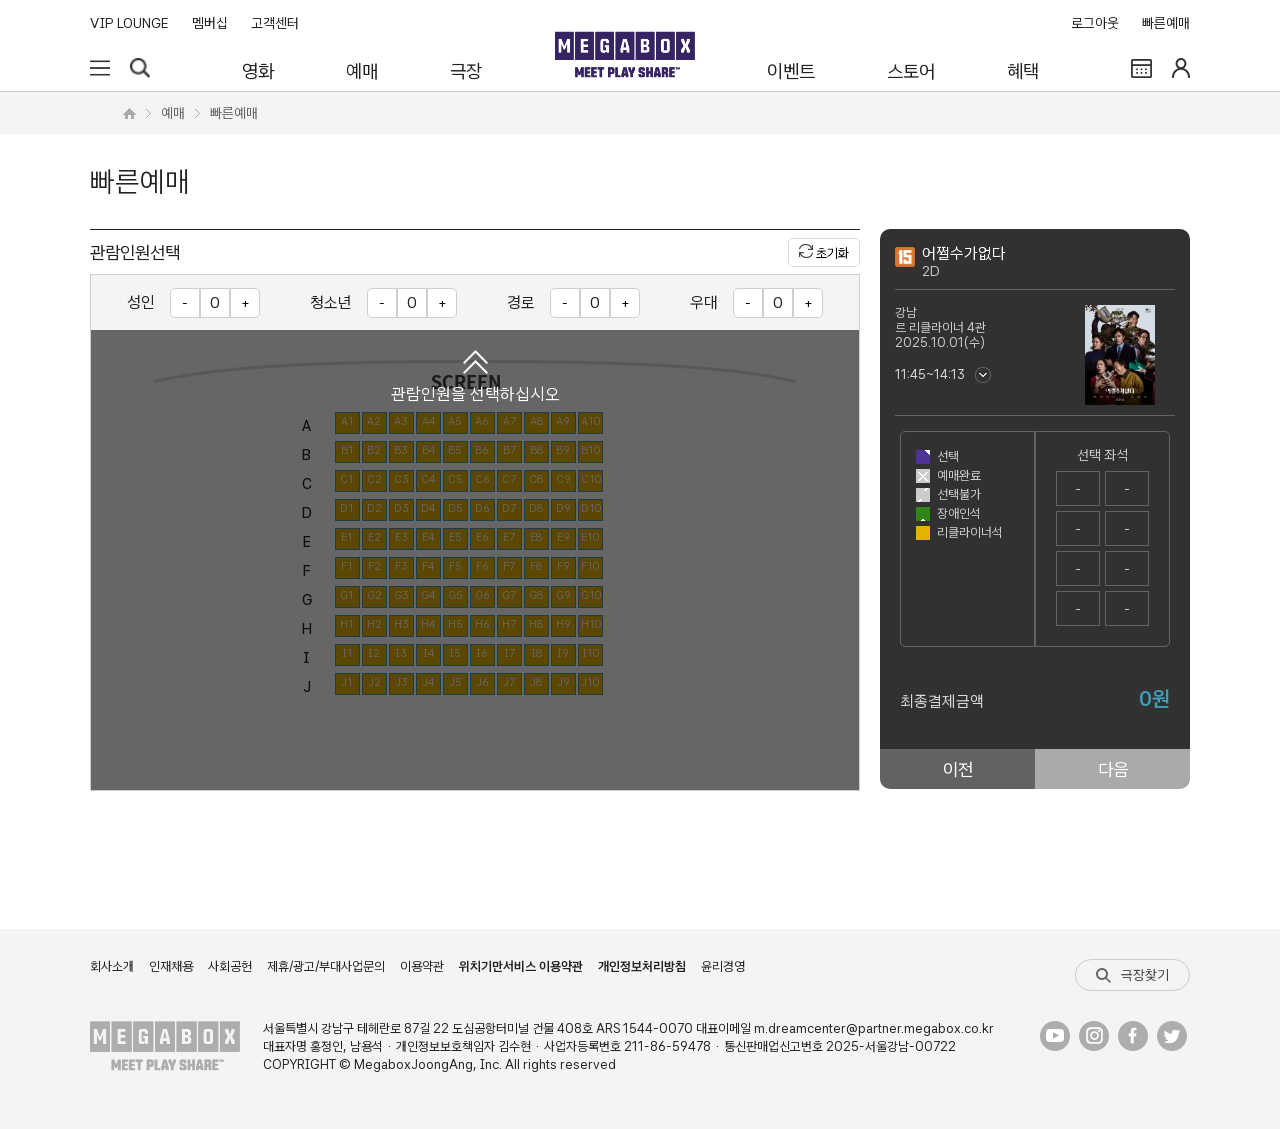
<file: megabox.html>
<!DOCTYPE html>
<html lang="ko">
<head>
    <meta charset="UTF-8">
    <meta name="viewport" content="width=device-width, initial-scale=1.0">
    <title>영화예매</title>
    <link rel="icon" href="m-solid-full.svg">
    <link rel="stylesheet" href="style/megabox.css">
    <script defer src = "js/megabox.js"> </script>
    <link rel="stylesheet"
          href="https://fonts.googleapis.com/css?family=Asta Sans">

</head>
<body>
    <!-- 전체 -->
    <div class="container">
        <!-- 헤더 - 로고, 메뉴, 로그인 등등 상단부분 -->
        <header class="head">
            <!-- 헤더 상단 -->
            <div class="head_top">
                <!-- vip lounge, 멤버십 고객센터 -->
                <div class="head_left">
                    <a href="#none">VIP LOUNGE</a>
                    <a href="#none">멤버십</a>
                    <a href="#none">고객센터</a>
                </div>
                <!-- 로그아웃, 빠른예매 -->
                <div class="head_right">
                    <a href="#none">로그아웃</a>
                    <a href="megabox.html">빠른예매</a>
                </div>
            </div>
            <!-- 헤더 하단 메뉴바 전체 -->
            <div class="nav">
                <ul>
                    <li>
                        <!-- 좌측 3줄 메뉴버튼 - SITEMAP -->
                        <!-- 사이트맵 버튼 -->
                        <button class="sitemapBtn">
                            <img src="img/ico-sitemap.png" alt="사이트맵">
                        </button>
                        <!-- 좌측 검색 버튼 -->
                        <button class="searchBtn">
                            <img src="img/ico-search.png" alt="검색">
                        </button>

                    </li>
                    <!-- 나비 -->
                    <li class="on">영화
                        <div class="navSUB">
                            <a href="movieList.html">전체영화</a>
                        </div>
                    </li>
                    <li class="on">예매
                        <div class="navSUB">
                            <a href="megabox.html">빠른예매</a>
                            <a href="#none">상영시간표</a>
                            <a href="#none">더 부티크 프라이빗 예매</a>
                        </div>
                    </li>
                    <li class="on">극장
                        <div class="navSUB">
                            <a href="#none">전체극장</a>
                            <a href="#none">특별관</a>
                        </div>
                    </li>
                    <li><a href="index.html"><img src="img/logo_new2.png" alt="메가박스 메인으로 가기"/></a></li>
                    <li class="on">이벤트
                        <div class="navSUB">
                            <a href="#none">진행중 이벤트</a>
                            <a href="#none">지난 이벤트</a>
                            <a href="#none">당첨자발표</a>
                        </div>
                    </li>
                    <li>스토어</li>
                    <li class="on">혜택
                        <div class="navSUB">
                            <a href="#none">메가박스 멤버십</a>
                            <a href="#none">제휴/할인</a>
                        </div>
                    </li>
                    <li>
                        <button class="scheduleBtn">
                            <img src="img/ico-schedule.png" alt="상영 시간표"/>
                        </button>
                        <button class="mymegaBtn">
                            <img src="img/ico-mymega.png" alt="나의 메가박스"/>
                        </button>
                    </li>
                </ul>
            </div>
        </header>
        <!-- 모달 영역 (버튼 아래에만 감싸주기만 함) -->
        <div class="modal">
            <div class="modal_content">
                <h2>SITEMAP</h2>
                <div class="sitemap_grid">
                    <div class="sitemap_top">
                        <div>
                            <h3>영화</h3>
                            <ul>
                                <li><a href="megabox.html">빠른예매</a></li>
                            </ul>
                        </div>
                        <div>
                            <h3>예매</h3>
                            <ul>
                                <li><a href="megabox.html">빠른예매</a></li>
                                <li><a href="#none">상영시간표</a></li>
                                <li><a href="#none">더 부티크 프라이빗 예매</a></li>
                            </ul>
                        </div>
                        <div>
                            <h3>극장</h3>
                            <ul>
                                <li><a href="#none">전체극장</a></li>
                                <li><a href="#none">특별관</a></li>
                            </ul>
                        </div>
                        <div>
                            <h3>이벤트</h3>
                            <ul>
                                <li><a href="#none">진행중 이벤트</a></li>
                                <li><a href="#none">지난 이벤트</a></li>
                                <li><a href="#none">당첨자 발표</a></li>
                            </ul>
                        </div>
                        <div>
                            <h3>스토어</h3>
                            <ul>
                                <li><a href="#none">새로운 상품</a></li>
                                <li><a href="#none">메가티켓</a></li>
                                <li><a href="#none">팝콘/음료/굿즈</a></li>
                                <li><a href="#none">포인트몰</a></li>
                            </ul>
                        </div>
                        <div>
                            <h3>나의 메가박스</h3>
                            <ul>
                                <li><a href="#none">나의 메가박스 홈</a></li>
                                <li><a href="#none">예매/구매내역</a></li>
                                <li><a href="#none">영화관람권</a></li>
                                <li><a href="#none">스토어교환권</a></li>
                                <li><a href="#none">할인/제휴쿠폰</a></li>
                                <li><a href="#none">멤버십포인트</a></li>
                                <li><a href="#none">나의 무비스토리</a></li>
                                <li><a href="#none">나의 이벤트 응모내역</a></li>
                                <li><a href="#none">나의 문의내역</a></li>
                                <li><a href="#none">자주쓰는 할인카드</a></li>
                                <li><a href="#none">회원정보</a></li>
                            </ul>
                        </div>
                    </div>
                    <div class="sitemap_bottom">
                        <div>
                            <h3>혜택</h3>
                            <ul>
                                <li><a href="#none">멤버십 안내</a></li>
                                <li><a href="#none">VIP LOUNGE</a></li>
                                <li><a href="#none">제휴/할인</a></li>
                            </ul>
                        </div>
                        <div>
                            <h3>고객센터</h3>
                            <ul>
                                <li><a href="#none">고객센터 홈</a></li>
                                <li><a href="#none">자주묻는질문</a></li>
                                <li><a href="#none">공지사항</a></li>
                                <li><a href="#none">1:1문의</a></li>
                                <li><a href="#none">단체/대관문의</a></li>
                                <li><a href="#none">분실물문의</a></li>
                            </ul>
                        </div>
                        <div>
                            <h3>회사소개</h3>
                            <ul>
                                <li><a href="#none">메가박스소개</a></li>
                                <li><a href="#none">사회공헌</a></li>
                                <li><a href="#none">홍보자료</a></li>
                                <li><a href="#none">제휴/부대사업문의</a></li>
                                <li><a href="#none">온라인제보센터</a></li>
                                <li><a href="#none">IR자료</a></li>
                                <li><a href="#none">인재채용</a></li>
                                <li><a href="#none">윤리경영</a></li>
                            </ul>
                        </div>
                        <div>
                            <h3>이용정책</h3>
                            <ul>
                                <li><a href="#none">이용약관</a></li>
                                <li><a href="#none">위치기반서비스 이용약관</a></li>
                                <li><a href="#none">개인정보처리방침</a></li>
                                <li><a href="#none">스크린수배정에관한기준</a></li>
                            </ul>
                        </div>
                    </div>
                </div>
            </div>
        </div>
        <!-- 검색 모달 -->
        <div class="search_modal">
            <div>
                <div class="search_content">
                    <!-- 탭 메뉴 전체 -->
                    <div class="rank_tabs">
                        <button class="rank_tab active" data-target="booking">예매율 순</button>
                        <button class="rank_tab" data-target="megabox">메가박스 관객순</button>
                    </div>

                    <!-- 예매율 순 -->
                    <div class="rank_panel active" id="booking">
                        <div class="rank_item">
                            <img src="img/rBGmxIIt5wLgjk1nEQr84Crh2Fvxhn4o_316.jpg" alt="영화 포스터">
                            <ul>
                                <li><em>1</em><a>극장판 체인소 맨:레제편</a></li>
                                <li><em>2</em><a>보스</a></li>
                                <li><em>3</em><a>어쩔수가없다</a></li>
                                <li><em>4</em><a>투모로우바이투게더 브이알 콘서트:하트 어택</a></li>
                                <li><em>5</em><a>원 배틀 애프터 어나더</a></li>
                            </ul>
                        </div>
                    </div>

                    <!-- 메가박스 관객순 -->
                    <div class="rank_panel" id="megabox">
                        <div class="rank_item">
                            <img src="img/hWiZN7PP9G18jB18bS2BfyOTRDPpJH0m_316.jpg" alt="영화 포스터">
                            <ul>
                                <li><em>1</em><a>F1 더 무비</a></li>
                                <li><em>2</em><a>극장판 귀멸의 칼날:무한성편</a></li>
                                <li><em>3</em><a>좀비딸</a></li>
                                <li><em>4</em><a>진격의 거인 완결편 더 라스트 어택</a></li>
                                <li><em>5</em><a>하얼빈</a></li>
                            </ul>
                        </div>
                    </div>
                </div>
                <div class="searchBox">
                    <input type="text" placeholder="영화 제목을 입력하세요">
                    <button>
                        <img src="img/ico-search.png"/>
                    </button>
                </div>
            </div>
        </div>
        
        <!-- 섹션 - 빠른예매, 좌석, 선택상태 등등 -->
        <!-- 메뉴바 하단 홈버튼>예매>빠른예매 부분 -->
        <div class="quickBtn">
            <div class="quickText">
                <a href="#none">
                    <img src="img/bg-location-home.png" alt="홈화면">
                </a>
                <img src="img/bg-location-arr.png">
                <a href="#none">예매</a>
                <img src="img/bg-location-arr.png">
                <a href="#none">빠른예매</a>
            </div>
        </div>

        <!-- 빠른 예매 -->
        <h2>빠른예매</h2>

        <!-- 섹션 -->
        <div class="sec">
            <!-- 관람 인원 선택부분 -->
            <div class="sec_left">
                <!-- 빠른예매와 관람인원선택 사이의 선 -->
                <div class="sec_line"></div>
                <!-- 관람인원선택, 초기화 -->
                <div class="sec_controls">
                    <p>관람인원선택</p>
                    <button onclick="reset(true)">
                        <img src="img/ico-reset-small.png"/>
                        초기화
                    </button>
                </div>
                <div class="people_seat">
                    <!-- 성인, 청소년, 경로, 우대 인원수 선택 -->
                    <div class="sec_audienceGroup">
                        <div class="adult_number">
                            <p>성인</p>
                            <button class="minus" onclick="minusBtn(0)">-</button>
                            <span class="people">0</span>
                            <button class="plus" onclick="plusBtn(0)">+</button>
                        </div>
                        <div class="peopel01">
                            <p>청소년</p>
                            <button class="minus" onclick="minusBtn(1)">-</button>
                            <span class="people">0</span>
                            <button class="plus" onclick="plusBtn(1)">+</button>
                        </div>
                        <div class="peopel01">
                            <p>경로</p>
                            <button class="minus" onclick="minusBtn(2)">-</button>
                            <span class="people">0</span>
                            <button class="plus" onclick="plusBtn(2)">+</button>
                        </div>
                        <div class="peopel01">
                            <p>우대</p>
                            <button class="minus" onclick="minusBtn(3)">-</button>
                            <span class="people">0</span>
                            <button class="plus" onclick="plusBtn(3)">+</button>
                        </div>

                    </div>
                    <!-- 좌석 선택박스 -->
                    <div class="main_seat">
                        <!-- 관람인원을 선택하십시오 오버레이/모달 -->
                        <div class="seat_overlay">
                            <img src="img/bg-seat-count-before.png">
                            <p>관람인원을 선택하십시오</p>
                        </div>
                        <img src="img/img-theater-screen.png"/>
                        <table class="seat_table">

                        </table>
                    </div>
                </div>
            </div>
            <div class="sec_right">
                <!-- 영화 정보 / 좌석 선택정보 -->
                <div class="sec_seatCount">
                    <!-- 연령가, 제목, 2D -->
                    <div class="seatCount_top">
                        <img src="img/age.png" alt="15세 연령가"/>
                        <div class="countTop01">
                            <span>어쩔수가없다</span>
                            <p>2D</p>
                        </div>
                    </div>
                    <!-- 영화 예매 정보 -->
                    <div class="seatCount_movie">
                        <!-- 영화관 위치, 관, 날짜, 시간 선택 -->
                        <div class="movie_infoText">
                            <p>강남</p>
                            <p>르 리클라이너 4관</p>
                            <p>2025.10.01(수)</p>
                            <!-- 영화 상영시간표 -->
                            <div class="movie_time">
                                <div class="timeBtn">
                                    <!-- 기존 시간 -->
                                    <ul>
                                        <li id="timeBtn01"><span>11:45~14:13</span>
                                            <img src="img/bg-other-time-arr-down.png" alt="시간표 보기"/>
                                        </li>
                                    </ul>
                                    <!-- 선택 가능 시간 -->
                                    <ul id="timeBtn02">
                                        <li>
                                            15:40~18:08
                                        </li>
                                        <li>
                                            17:15~19:43
                                        </li>
                                        <li>
                                            18:30~20:58
                                        </li>
                                        <li>
                                            20:05~22:33
                                        </li>
                                        <li>
                                            21:20~23:48
                                        </li>
                                    </ul>
                                </div>
                            </div>
                        </div>
                        <!-- 영화포스터 -->
                        <img src="img/djWJFtnrkdjqtek.webp" alt="어쩔수가없다 포스터"/>
                    </div>
                    <!-- 선택좌석 -->
                    <div class="seat-selection">
                        <table class="seatSelection" border="1">
                            <!-- 좌석 종류 -->
                            <thead>
                                <tr id="seatSelection">
                                    <td>
                                        <img src="img/bg-seat-condition-choice-s.png.png" alt="선택">선택
                                    </td>
                                    <td>
                                        <img src="img/bg-seat-condition-finish-s.png.png" alt="예매완료">예매완료
                                    </td>
                                    <td>
                                        <img src="img/bg-seat-condition-impossible-s.png.png" alt="선택불가">선택불가
                                    </td>
                                    <td>
                                        <img src="img/bg-seat-condition-disabled-s.png.png" alt="장애인석">장애인석
                                    </td>
                                    <td>
                                        <div class="reclinerBox"></div>리클라이너석
                                    </td>
                                </tr>
                            </thead>
                        </table>
                        <!-- 선택좌석 -->
                        <table class="selected_table" border="1">
                            <!-- <tbody> -->
                                <caption>선택 좌석</caption>
                                <tr>
                                    <td class="select_seat">-</td>
                                    <td class="select_seat">-</td>
                                </tr>
                                <tr>
                                    <td class="select_seat">-</td>
                                    <td class="select_seat">-</td>
                                </tr>
                                <tr>
                                    <td class="select_seat">-</td>
                                    <td class="select_seat">-</td>
                                </tr>
                                <tr>
                                    <td class="select_seat">-</td>
                                    <td class="select_seat">-</td>
                                </tr>
                            <!-- </tbody> -->
                    </table>
                    </div>
                    <!-- 최종 금액 -->
                    <div class="total">
                        <p class="div_person">1</p>
                        <div id="total_all">
                            <span>최종결제금액</span>
                            <p class="total_price">0<span>원</span></p>
                        </div>
                    </div>
                </div>
                <!-- 이전, 다음 버튼 -->
                <div class="prev-next">
                    <button id="prevBtn">이전</button>
                    <button id="nextBtn">다음</button>
                </div>
            </div>
        </div>
        <!-- 푸터 - 회사소개 등등 -->
        <footer class="foot">
            <!-- 푸터 첫줄 -->
            <div class="foot_top">
                <ul>
                    <li><a href="#none">회사소개</a></li>
                    <li><a href="#none">인재채용</a></li>
                    <li><a href="#none">사회공헌</a></li>
                    <li><a href="#none">제휴&#47;광고&#47;부대사업문의</a></li>
                    <li><a href="#none">이용약관</a></li>
                    <li><a href="#none"><strong>위치기만서비스 이용약관</strong></a></li>
                    <li><a href="#none"><strong>개인정보처리방침</strong></a></li>
                    <li><a href="#none">윤리경영</a></li>
                </ul>
                <a class="theater_search_btn" href="#none"><img src="img/ico-footer-search.png" alt="극장찾기"/>극장찾기</a>
            </div>
            <!-- 푸터 아랫줄 -->
            <div class="foot_mid">
                <img src="img/logo-opacity_new2.png" alt="메가박스 로고"/>
                <div class="mid_p">
                    <p>서울특별시 강남구 테헤란로 87길 22 도심공항터미널 건물 408호 ARS 1544-0070 대표이메일 m.dreamcenter@partner.megabox.co.kr</p>
                    <p>대표자명 홍정인, 남용석 · 개인정보보호책임자 김수현 · 사업자등록번호 211-86-59478 · 통신판매업신고번호 2025-서울강남-00722</p>
                    <p>COPYRIGHT © MegaboxJoongAng, Inc. All rights reserved</p>
                </div>
                <div class="mid_a">
                    <a href="#none"><img src="img/youtube.png" alt="유튜브 바로가기"/></a>
                    <a href="#none"><img src="img/instagram.png" alt="인스타그램 바로가기"/></a>
                    <a href="#none"><img src="img/facebook.png" alt="페이스북 바로가기"/></a>
                    <a href="#none"><img src="img/twitter.png" alt="트위터 바로가기"/></a>
                </div>
            </div>
        </footer>

        <!-- 극장 찾기 -->
        <div class="theater_search_modal">
            <div class="theater_search_modalIn">
                <div class="theater_search_head">
                    <h3>메가박스 극장 찾기</h3>
                    <button onclick="closeTheaterModal()">
                        <img src="img/btn-header-layer-close.png">
                    </button>
                </div>
                <ul>
                    <li>
                        <span>서울</span>
                        <div class="cinema_list">
                            <a href="#none">강남</a>
                            <a href="#none">강동</a>
                            <a href="#none">구의이스트폴</a>
                            <a href="#none">군자</a>
                            <a href="#none">더부티크목동현대백화점</a>
                            <a href="#none">동대문</a>
                            <a href="#none">마곡</a>
                            <a href="#none">목동</a>
                            <a href="#none">상봉</a>
                            <a href="#none">상암월드컵경기장</a>
                            <a href="#none">성수</a>
                            <a href="#none">센트럴</a>
                            <a href="#none">송파파크하이비오</a>
                            <a href="#none">신촌</a>
                            <a href="#none">이수</a>
                            <a href="#none">창동</a>
                            <a href="#none">코엑스</a>
                            <a href="#none">픽쳐하우스</a>
                            <a href="#none">홍대</a>
                            <a href="#none">화곡</a>
                            <a href="#none">ARTNINE</a>
                        </div>
                    </li>
                    <li>
                        <span>경기</span>
                        <div class="cinema_list">
                            <a href="#none">고양스타필드</a>
                            <a href="#none">광명AK플라자</a>
                            <a href="#none">광명소하</a>
                            <a href="#none">금정AK플라자</a>
                            <a href="#none">김포한강신도시</a>
                            <a href="#none">남양주</a>
                            <a href="#none">남양주현대아울렛스페이스원</a>
                            <a href="#none">동탄</a>
                            <a href="#none">동탄역</a>
                            <a href="#none">미사강변(하남종합운동장)</a>
                            <a href="#none">백석벨라시타</a>
                            <a href="#none">별내</a>
                            <a href="#none">부천스타필드시티</a>
                            <a href="#none">분당</a>
                            <a href="#none">성남모란</a>
                            <a href="#none">수원</a>
                            <a href="#none">수원AK플라자(수원역)</a>
                            <a href="#none">수원남문</a>
                            <a href="#none">수원스타필드</a>
                            <a href="#none">수원인계</a>
                            <a href="#none">수원호매실(휴관)</a>
                            <a href="#none">시흥배곧</a>
                            <a href="#none">시흥정왕</a>
                            <a href="#none">안산중앙</a>
                            <a href="#none">안성스타필드</a>
                            <a href="#none">용인테크노밸리</a>
                            <a href="#none">의정부민락</a>
                            <a href="#none">킨텍스</a>
                            <a href="#none">파주금촌</a>
                            <a href="#none">파주운정</a>
                            <a href="#none">평택비전</a>
                            <a href="#none">하남스타필드</a>
                        </div>
                    </li>
                    <li>
                        <span>인천</span>
                        <div class="cinema_list">
                            <a href="#none">검단</a>
                            <a href="#none">송도(트리플스트리트)</a>
                            <a href="#none">영종</a>
                            <a href="#none">영종하늘도시</a>
                            <a href="#none">인천논현</a>
                            <a href="#none">인천학익(시티오씨엘)</a>
                            <a href="#none">청라지젤(휴관)</a>
                        </div>
                    </li>
                    <li>
                        <span>대전/충청/세종</span>
                        <div class="cinema_list">
                            <a href="#none">공주</a>
                            <a href="#none">논산</a>
                            <a href="#none">대전</a>
                            <a href="#none">대전신세계아트앤사이언스</a>
                            <a href="#none">대전유성</a>
                            <a href="#none">대전중앙로</a>
                            <a href="#none">대전현대아울렛</a>
                            <a href="#none">세종(조치원)</a>
                            <a href="#none">세종나성</a>
                            <a href="#none">세종청사</a>
                            <a href="#none">오창</a>
                            <a href="#none">진천</a>
                            <a href="#none">천안</a>
                            <a href="#none">청주사창</a>
                            <a href="#none">청주성안길</a>
                            <a href="#none">청주터미널</a>
                            <a href="#none">충주연수</a>
                            <a href="#none">홍성내포</a>
                        </div>
                    </li>
                    <li>
                        <span>부산/대구/경상</span>
                        <div class="cinema_list">
                            <a href="#none">경북도청</a>
                            <a href="#none">경산하양</a>
                            <a href="#none">구미강동</a>
                            <a href="#none">김천</a>
                            <a href="#none">남포항</a>
                            <a href="#none">대구세븐밸리(칠곡)</a>
                            <a href="#none">대구신세계(동대구)</a>
                            <a href="#none">대구이시아</a>
                            <a href="#none">대구프리미엄만경관</a>
                            <a href="#none">덕천</a>
                            <a href="#none">마산(경남대)</a>
                            <a href="#none">부산극장</a>
                            <a href="#none">부산대</a>
                            <a href="#none">북대구(칠곡)</a>
                            <a href="#none">사상</a>
                            <a href="#none">삼천포</a>
                            <a href="#none">서면대한</a>
                            <a href="#none">양산</a>
                            <a href="#none">양산증산</a>
                            <a href="#none">울산</a>
                            <a href="#none">정관(휴관)</a>
                            <a href="#none">진주(중안)</a>
                            <a href="#none">창원</a>
                            <a href="#none">창원내서</a>
                            <a href="#none">포항</a>
                            <a href="#none">해운대(장산)</a>
                            <a href="#none">화명</a>
                        </div>
                    </li>
                    <li>
                        <span>광주/전라</span>
                        <div class="cinema_list">
                            <a href="#none">광주상무</a>
                            <a href="#none">광주하남</a>
                            <a href="#none">목포하당(포르모)</a>
                            <a href="#none">순천</a>
                            <a href="#none">여수웅천</a>
                            <a href="#none">전대(광주)</a>
                            <a href="#none">전주객사</a>
                            <a href="#none">전주혁신</a>
                            <a href="#none">첨단</a>
                        </div>
                    </li>
                    <li>
                        <span>강원</span>
                        <div class="cinema_list">
                            <a href="#none">남춘천</a>
                            <a href="#none">속초</a>
                            <a href="#none">원주혁신</a>
                            <a href="#none">춘천석사</a>
                        </div>
                    </li>
                    <li>
                        <span>제주</span>
                        <div class="cinema_list">
                            <a href="#none">제주삼화</a>
                            <a href="#none">제주서귀포</a>
                            <a href="#none">제주아라</a>
                        </div>
                    </li>
                </ul>
            </div>
        </div>

        <!-- 모달 -->
        <div class="p_modal">
            <div class="md_top">
                <p>알림</p>
                <!-- <img src="img/btn-layer-close.png" alt="창 닫기"/> -->
            </div>
            <div class="md_main">
                <p class="md_p"></p>
            </div>
            <div class="p_Btn">
                <div class="offB_n">
                    <button class="offBtn_no">취소</button>
                </div>
                <div class="offB_y">
                    <button class="offBtn_yes">확인</button>
                </div>
            </div>
        </div>
        <div class="overlay"></div>
    </div>
</body>
</html>
</file>
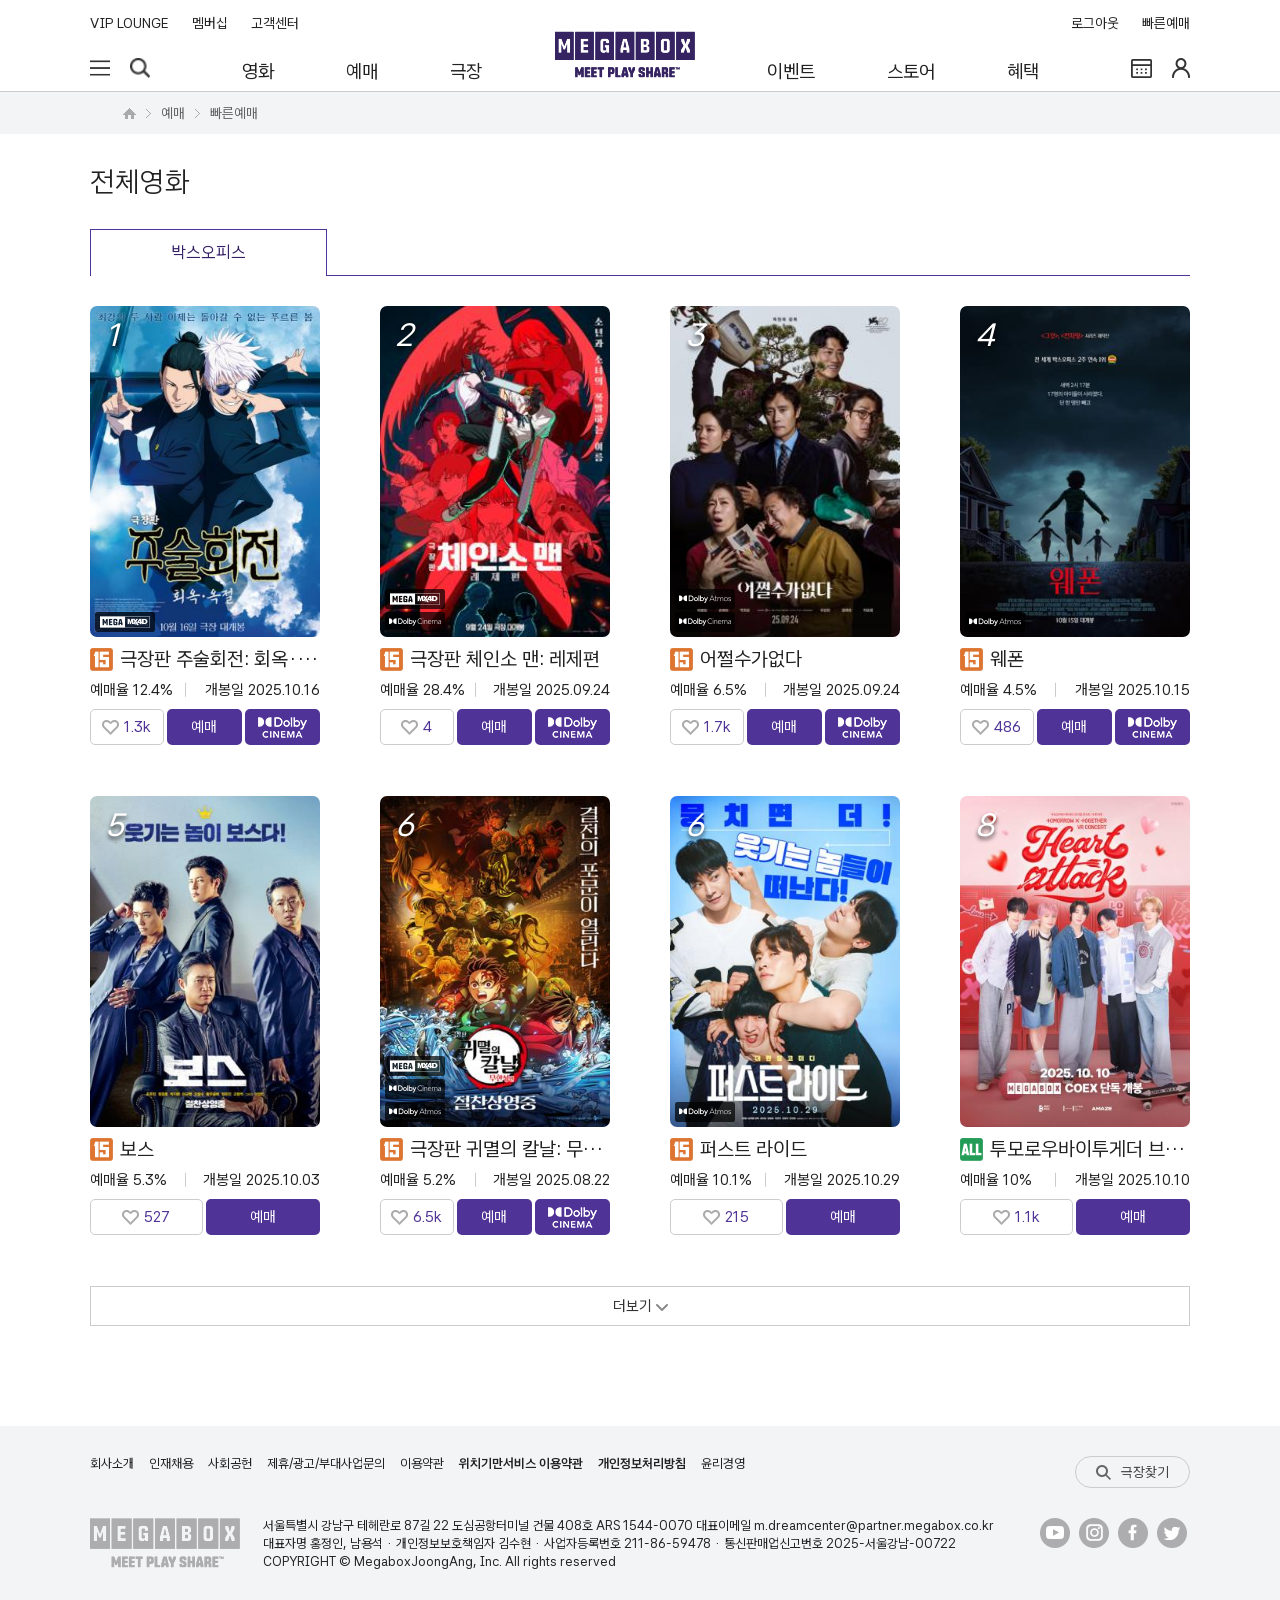
<file: movieList.html>
<!DOCTYPE html>
<html lang="ko">
<head>
    <meta charset="UTF-8">
    <meta name="viewport" content="width=device-width, initial-scale=1.0">
    <title>전체영화</title>
    <link rel="icon" href="m-solid-full.svg">
    <link rel="stylesheet" href="style/movieList.css">
    <script defer src = "js/movieList.js"> </script>
    <link rel="stylesheet"
          href="https://fonts.googleapis.com/css?family=Asta Sans">

</head>
<body>
    <!-- 전체 -->
    <div class="container">
        <!-- 헤더 - 로고, 메뉴, 로그인 등등 상단부분 -->
        <header class="head">
            <!-- 헤더 상단 -->
            <div class="head_top">
                <!-- vip lounge, 멤버십 고객센터 -->
                <div class="head_left">
                    <a href="#none">VIP LOUNGE</a>
                    <a href="#none">멤버십</a>
                    <a href="#none">고객센터</a>
                </div>
                <!-- 로그아웃, 빠른예매 -->
                <div class="head_right">
                    <a href="#none">로그아웃</a>
                    <a href="megabox.html">빠른예매</a>
                </div>
            </div>
            <!-- 헤더 하단 메뉴바 전체 -->
            <div class="nav">
                <ul>
                    <li>
                        <!-- 좌측 3줄 메뉴버튼 - SITEMAP -->
                        <!-- 사이트맵 버튼 -->
                        <button class="sitemapBtn">
                            <img src="img/ico-sitemap.png" alt="사이트맵">
                        </button>
                        <!-- 좌측 검색 버튼 -->
                        <button class="searchBtn">
                            <img src="img/ico-search.png" alt="검색">
                        </button>

                    </li>
                    <!-- 나비 -->
                    <li class="on">영화
                        <div class="navSUB">
                            <a href="movieList.html">전체영화</a>
                        </div>
                    </li>
                    <li class="on">예매
                        <div class="navSUB">
                            <a href="megabox.html">빠른예매</a>
                            <a href="#none">상영시간표</a>
                            <a href="#none">더 부티크 프라이빗 예매</a>
                        </div>
                    </li>
                    <li class="on">극장
                        <div class="navSUB">
                            <a href="#none">전체극장</a>
                            <a href="#none">특별관</a>
                        </div>
                    </li>
                    <li><a href="index.html"><img src="img/logo_new2.png" alt="메가박스 메인으로 가기"/></a></li>
                    <li class="on">이벤트
                        <div class="navSUB">
                            <a href="#none">진행중 이벤트</a>
                            <a href="#none">지난 이벤트</a>
                            <a href="#none">당첨자발표</a>
                        </div>
                    </li>
                    <li>스토어</li>
                    <li class="on">혜택
                        <div class="navSUB">
                            <a href="#none">메가박스 멤버십</a>
                            <a href="#none">제휴/할인</a>
                        </div>
                    </li>
                    <li>
                        <button class="scheduleBtn">
                            <img src="img/ico-schedule.png" alt="상영 시간표"/>
                        </button>
                        <button class="mymegaBtn">
                            <img src="img/ico-mymega.png" alt="나의 메가박스"/>
                        </button>
                    </li>
                </ul>
            </div>
        </header>
        <!-- 모달 영역 (버튼 아래에만 감싸주기만 함) -->
        <div class="modal">
            <div class="modal_content">
                <h2>SITEMAP</h2>
                <div class="sitemap_grid">
                    <div class="sitemap_top">
                        <div>
                            <h3>영화</h3>
                            <ul>
                                <li><a href="movieList.html">전체영화</a></li>
                            </ul>
                        </div>
                        <div>
                            <h3>예매</h3>
                            <ul>
                                <li><a href="megabox.html">빠른예매</a></li>
                                <li><a href="#none">상영시간표</a></li>
                                <li><a href="#none">더 부티크 프라이빗 예매</a></li>
                            </ul>
                        </div>
                        <div>
                            <h3>극장</h3>
                            <ul>
                                <li><a href="#none">전체극장</a></li>
                                <li><a href="#none">특별관</a></li>
                            </ul>
                        </div>
                        <div>
                            <h3>이벤트</h3>
                            <ul>
                                <li><a href="#none">진행중 이벤트</a></li>
                                <li><a href="#none">지난 이벤트</a></li>
                                <li><a href="#none">당첨자 발표</a></li>
                            </ul>
                        </div>
                        <div>
                            <h3>스토어</h3>
                            <ul>
                                <li><a href="#none">새로운 상품</a></li>
                                <li><a href="#none">메가티켓</a></li>
                                <li><a href="#none">팝콘/음료/굿즈</a></li>
                                <li><a href="#none">포인트몰</a></li>
                            </ul>
                        </div>
                        <div>
                            <h3>나의 메가박스</h3>
                            <ul>
                                <li><a href="#none">나의 메가박스 홈</a></li>
                                <li><a href="#none">예매/구매내역</a></li>
                                <li><a href="#none">영화관람권</a></li>
                                <li><a href="#none">스토어교환권</a></li>
                                <li><a href="#none">할인/제휴쿠폰</a></li>
                                <li><a href="#none">멤버십포인트</a></li>
                                <li><a href="#none">나의 무비스토리</a></li>
                                <li><a href="#none">나의 이벤트 응모내역</a></li>
                                <li><a href="#none">나의 문의내역</a></li>
                                <li><a href="#none">자주쓰는 할인카드</a></li>
                                <li><a href="#none">회원정보</a></li>
                            </ul>
                        </div>
                    </div>
                    <div class="sitemap_bottom">
                        <div>
                            <h3>혜택</h3>
                            <ul>
                                <li><a href="#none">멤버십 안내</a></li>
                                <li><a href="#none">VIP LOUNGE</a></li>
                                <li><a href="#none">제휴/할인</a></li>
                            </ul>
                        </div>
                        <div>
                            <h3>고객센터</h3>
                            <ul>
                                <li><a href="#none">고객센터 홈</a></li>
                                <li><a href="#none">자주묻는질문</a></li>
                                <li><a href="#none">공지사항</a></li>
                                <li><a href="#none">1:1문의</a></li>
                                <li><a href="#none">단체/대관문의</a></li>
                                <li><a href="#none">분실물문의</a></li>
                            </ul>
                        </div>
                        <div>
                            <h3>회사소개</h3>
                            <ul>
                                <li><a href="#none">메가박스소개</a></li>
                                <li><a href="#none">사회공헌</a></li>
                                <li><a href="#none">홍보자료</a></li>
                                <li><a href="#none">제휴/부대사업문의</a></li>
                                <li><a href="#none">온라인제보센터</a></li>
                                <li><a href="#none">IR자료</a></li>
                                <li><a href="#none">인재채용</a></li>
                                <li><a href="#none">윤리경영</a></li>
                            </ul>
                        </div>
                        <div>
                            <h3>이용정책</h3>
                            <ul>
                                <li><a href="#none">이용약관</a></li>
                                <li><a href="#none">위치기반서비스 이용약관</a></li>
                                <li><a href="#none">개인정보처리방침</a></li>
                                <li><a href="#none">스크린수배정에관한기준</a></li>
                            </ul>
                        </div>
                    </div>
                </div>
            </div>
        </div>
        <!-- 검색 모달 -->
        <div class="search_modal">
            <div>
                <div class="search_content">
                    <!-- 탭 메뉴 전체 -->
                    <div class="rank_tabs">
                        <button class="rank_tab active" data-target="booking">예매율 순</button>
                        <button class="rank_tab" data-target="megabox">메가박스 관객순</button>
                    </div>

                    <!-- 예매율 순 -->
                    <div class="rank_panel active" id="booking">
                        <div class="rank_item">
                            <img src="img/rBGmxIIt5wLgjk1nEQr84Crh2Fvxhn4o_316.jpg" alt="영화 포스터">
                            <ul>
                                <li><em>1</em><a>극장판 체인소 맨:레제편</a></li>
                                <li><em>2</em><a>보스</a></li>
                                <li><em>3</em><a>어쩔수가없다</a></li>
                                <li><em>4</em><a>투모로우바이투게더 브이알 콘서트:하트 어택</a></li>
                                <li><em>5</em><a>원 배틀 애프터 어나더</a></li>
                            </ul>
                        </div>
                    </div>

                    <!-- 메가박스 관객순 -->
                    <div class="rank_panel" id="megabox">
                        <div class="rank_item">
                            <img src="img/hWiZN7PP9G18jB18bS2BfyOTRDPpJH0m_316.jpg" alt="영화 포스터">
                            <ul>
                                <li><em>1</em><a>F1 더 무비</a></li>
                                <li><em>2</em><a>극장판 귀멸의 칼날:무한성편</a></li>
                                <li><em>3</em><a>좀비딸</a></li>
                                <li><em>4</em><a>진격의 거인 완결편 더 라스트 어택</a></li>
                                <li><em>5</em><a>하얼빈</a></li>
                            </ul>
                        </div>
                    </div>
                </div>
                <div class="searchBox">
                    <input type="text" placeholder="영화 제목을 입력하세요">
                    <button>
                        <img src="img/ico-search.png"/>
                    </button>
                </div>
            </div>
        </div>
        
        <!-- 섹션 -->
        <!-- 메뉴바 하단 홈버튼>예매>빠른예매 부분 -->
        <div class="quickBtn">
            <div class="quickText">
                <a href="#none">
                    <img src="img/bg-location-home.png" alt="홈화면">
                </a>
                <img src="img/bg-location-arr.png">
                <a href="#none">예매</a>
                <img src="img/bg-location-arr.png">
                <a href="megabox.html">빠른예매</a>
            </div>
        </div>
        <div class="section">
            <h2>전체영화</h2>
            <!-- 영화 목록 전체 -->
            <!-- 박스오피스 탭 -->
            <div class="box_office">
                <button>박스오피스</button>
            </div>
            <!-- 영화 목록 -->
            <div class="movie-list">
                <!-- 영화별 정보 -->
                <!-- 주술회전 -->
                <div class="movie-item">
                    <!-- 호버 전 기본 -->
                    <div class="movie-thumb">
                        <!-- 순위 -->
                        <em>1</em>
                        <!-- 포스터 -->
                        <img class="movie-poster" src="img/wk12bo4eQtWwuE23HoRcGhfC3XlzDbGV_420.jpg" alt="impossiblePoster" />
                        <!-- 태그 -->
                        <img class="movie-tags01" src="img/type_mega_mx4d.png"/>
    
                        <!-- 호버 후 뜨는 정보 -->
                        <div class="movie-hover">
                            <span>
                                최강의 두 사람, 다시는 돌아갈</br>
                                수 없는 푸른 봄 2006년 봄, 주</br>
                                술고등전문학교 시절의 고죠 사</br>
                                토루와 게토 스구루. 불사의 술</br>
                                식을 가진 주술계 핵심, 텐겐으</br>
                                로부터 의뢰가 도착한다. 의뢰는</br>
                                두 가지, 텐겐과 적합자인 성장
                            </span>
                            <div class="caption_line"></div>
                            <p>관람평 <span id="cap_score">9.5</span></p>
                        </div>
                    </div>
                    <!-- 제목, 연령가 / 예매율, 개봉일 -->
                    <div class="movie-info">
                        <!-- 제목, 연령가 -->
                        <div class="movie-title">
                            <img src="img/15_46x46.png"/>
                            <span>극장판 주술회전: 회옥·옥절</span>
                        </div>
                        <!-- 예매율, 개봉일 -->
                        <div class="movie-rate">
                            <p>예매율 12.4%</p>
                            <div></div>
                            <p>개봉일 2025.10.16</p>
                        </div>
                    </div>
                    <!-- 좋아요 수 / 예매버튼 -->
                    <div class="movie-action">
                        <!-- 좋아요 -->
                        <button class="likeBtn">
                            <img src="img/ico-heart-toggle-gray.png">
                            <!-- <span></span> -->
                            1.3k
                        </button>
                        <!-- 예매 -->
                        <button class="reserveBtn">예매</button>
                        <!-- 돌비 -->
                        <button class="dolbyBtn">
                            <img src="img/mov_list_db_btn.png"/>
                        </button>
                    </div>
                </div>

                <!-- 체인소 맨 -->
                <div class="movie-item">
                    <!-- 호버 전 기본 -->
                    <div class="movie-thumb">
                        <!-- 순위 -->
                        <em>2</em>
                        <!-- 포스터 -->
                        <img class="movie-poster" src="img/rBGmxIIt5wLgjk1nEQr84Crh2Fvxhn4o_316.jpg" alt="impossiblePoster" />
                        <!-- 태그 -->
                        <img class="movie-tags01" src="img/type_dolbycinema.png"/>
                        <img class="movie-tags02" src="img/type_mega_mx4d.png"/>
    
                        <!-- 호버 후 뜨는 정보 -->
                        <div class="movie-hover">
                            <span>
                                인기 애니메이션 '체인소 맨' 첫</br>
                                공식 극장판 국내 상륙!</br>
                                압도적 배틀 액션이 스크린에서</br>
                                폭발한다!</br>
                                </br>
                                데블 헌터로 일하는 소년 '덴</br>
                                지'는 조직의 배신으로 죽음에 내
                            </span>
                            <div class="caption_line"></div>
                            <p>관람평 <span id="cap_score">9.4</span></p>
                        </div>
                    </div>
                    <!-- 제목, 연령가 / 예매율, 개봉일 -->
                    <div class="movie-info">
                        <!-- 제목, 연령가 -->
                        <div class="movie-title">
                            <img src="img/15_46x46.png"/>
                            <span>극장판 체인소 맨: 레제편</span>
                        </div>
                        <!-- 예매율, 개봉일 -->
                        <div class="movie-rate">
                            <p>예매율 28.4%</p>
                            <div></div>
                            <p>개봉일 2025.09.24</p>
                        </div>
                    </div>
                    <!-- 좋아요 수 / 예매버튼 -->
                    <div class="movie-action">
                        <!-- 좋아요 -->
                        <button class="likeBtn">
                            <img src="img/ico-heart-toggle-gray.png">
                            4
                        </button>
                        <!-- 예매 -->
                        <button class="reserveBtn">예매</button>
                        <!-- 돌비 -->
                        <button class="dolbyBtn">
                            <img src="img/mov_list_db_btn.png"/>
                        </button>
                    </div>
                </div>

                <!-- 어쩔수가없다 -->
                <div class="movie-item">
                    <!-- 호버 전 기본 -->
                    <div class="movie-thumb">
                        <!-- 순위 -->
                        <em>3</em>
                        <!-- 포스터 -->
                        <img class="movie-poster" src="img/FRNqKt4pbztmQXaLMu2ZIGP43ebJ9F8i_316.jpg" alt="impossiblePoster" />
                        <!-- 태그 -->
                        <img class="movie-tags01" src="img/type_dolbycinema.png"/>
                        <img class="movie-tags02" src="img/type_dolbyatmos.png"/>
    
                        <!-- 호버 후 뜨는 정보 -->
                        <div class="movie-hover">
                            <span>
                                '다 이루었다'는 생각이 들 만큼</br>
                                삶에 만족하던 25년 경력의 제지</br>
                                전문가 '만수'(이변헌).</br>
                                아니 '미리'(손예진), 두 아이, 반</br>
                                려견들과 함께 행복한 일상을 보</br>
                                내던 만수는</br>
                                회사로부터 돌연 해고 통보를 받
                            </span>
                            <div class="caption_line"></div>
                            <p>관람평 <span id="cap_score">8.1</span></p>
                        </div>
                    </div>
                    <!-- 제목, 연령가 / 예매율, 개봉일 -->
                    <div class="movie-info">
                        <!-- 제목, 연령가 -->
                        <div class="movie-title">
                            <img src="img/15_46x46.png"/>
                            <span>어쩔수가없다</span>
                        </div>
                        <!-- 예매율, 개봉일 -->
                        <div class="movie-rate">
                            <p>예매율 6.5%</p>
                            <div></div>
                            <p>개봉일 2025.09.24</p>
                        </div>
                    </div>
                    <!-- 좋아요 수 / 예매버튼 -->
                    <div class="movie-action">
                        <!-- 좋아요 -->
                        <button class="likeBtn">
                            <img src="img/ico-heart-toggle-gray.png">
                            1.7k
                        </button>
                        <!-- 예매 -->
                        <button class="reserveBtn">예매</button>
                        <!-- 돌비 -->
                        <button class="dolbyBtn">
                            <img src="img/mov_list_db_btn.png"/>
                        </button>
                    </div>
                </div>

                <!-- 웨폰 -->
                <div class="movie-item">
                    <!-- 호버 전 기본 -->
                    <div class="movie-thumb">
                        <!-- 순위 -->
                        <em>4</em>
                        <!-- 포스터 -->
                        <img class="movie-poster" src="img/C4YArWIShQ2G4ceROJglVG6wkI52eQ55_420.jpg" alt="impossiblePoster" />
                        <!-- 태그 -->
                        <img class="movie-tags01" src="img/type_dolbyatmos.png"/>
    
                        <!-- 호버 후 뜨는 정보 -->
                        <div class="movie-hover">
                            <span>
                                평병한 수요일,</br>
                                어느 마을 학교의 같은 반 학생</br>
                                17명이 등교하지 않는다.</br>
                                그날 새벽 2시 17분, 잠에서 깬</br>
                                아이들이 어둠 속으로 달려가 돌</br>
                                아오지 않았기 때문이다.</br>
                                유일하게 남은 아이는 입을 다물
                            </span>
                            <div class="caption_line"></div>
                            <p>관람평 <span id="cap_score">8.1</span></p>
                        </div>
                    </div>
                    <!-- 제목, 연령가 / 예매율, 개봉일 -->
                    <div class="movie-info">
                        <!-- 제목, 연령가 -->
                        <div class="movie-title">
                            <img src="img/15_46x46.png"/>
                            <span>웨폰</span>
                        </div>
                        <!-- 예매율, 개봉일 -->
                        <div class="movie-rate">
                            <p>예매율 4.5%</p>
                            <div></div>
                            <p>개봉일 2025.10.15</p>
                        </div>
                    </div>
                    <!-- 좋아요 수 / 예매버튼 -->
                    <div class="movie-action">
                        <!-- 좋아요 -->
                        <button class="likeBtn">
                            <img src="img/ico-heart-toggle-gray.png">
                            486
                        </button>
                        <!-- 예매 -->
                        <button class="reserveBtn">예매</button>
                        <!-- 돌비 -->
                        <button class="dolbyBtn">
                            <img src="img/mov_list_db_btn.png"/>
                        </button>
                    </div>
                </div>

                <!-- 보스 -->
                <div class="movie-item">
                    <!-- 호버 전 기본 -->
                    <div class="movie-thumb">
                        <!-- 순위 -->
                        <em>5</em>
                        <!-- 포스터 -->
                        <img class="movie-poster" src="img/2SvOd0Z7VE98080Y83UZFvhg2UeqtwhL_420.jpg" alt="impossiblePoster" />
                        <!-- 태그 -->
                        <!-- <img class="movie-tags01" src="img/type_dolbyatmos.png"/> -->
    
                        <!-- 호버 후 뜨는 정보 -->
                        <div class="movie-hover">
                            <span>
                                갑작스러운 보스의 죽음! 차기</br>
                                보스는 누구?! 보스 후보1. 차</br>
                                기 보스 0순위지만, 조직이 아닌</br>
                                중식당 미미루로 전국구 평정을</br>
                                꿈꾸는 순태(조우진) 보스 후보</br>
                                2. 조직 내 입지는 충분하나 운</br>
                                명처럼 만난 탱고에 인생을 건,
                            </span>
                            <div class="caption_line"></div>
                            <p>관람평 <span id="cap_score">8.1</span></p>
                        </div>
                    </div>
                    <!-- 제목, 연령가 / 예매율, 개봉일 -->
                    <div class="movie-info">
                        <!-- 제목, 연령가 -->
                        <div class="movie-title">
                            <img src="img/15_46x46.png"/>
                            <span>보스</span>
                        </div>
                        <!-- 예매율, 개봉일 -->
                        <div class="movie-rate">
                            <p>예매율 5.3%</p>
                            <div></div>
                            <p>개봉일 2025.10.03</p>
                        </div>
                    </div>
                    <!-- 좋아요 수 / 예매버튼 -->
                    <div class="movie-action">
                        <!-- 좋아요 -->
                        <button class="likeBtn">
                            <img src="img/ico-heart-toggle-gray.png">
                            527
                        </button>
                        <!-- 예매 -->
                        <button class="reserveBtn">예매</button>
                    </div>
                </div>

                <!-- 극장판 귀멸의 칼날: 무한성편 -->
                <div class="movie-item">
                    <!-- 호버 전 기본 -->
                    <div class="movie-thumb">
                        <!-- 순위 -->
                        <em>6</em>
                        <!-- 포스터 -->
                        <img class="movie-poster" src="img/GP7LkwFxSvP5uWfeV3MZLcoYGOSnXfbu_420.jpg" alt="impossiblePoster" />
                        <!-- 태그 -->
                        <img class="movie-tags01" src="img/type_dolbyatmos.png"/>
                        <img class="movie-tags02" src="img/type_dolbycinema.png"/>
                        <img class="movie-tags03" src="img/type_mega_mx4d.png"/>
    
                        <!-- 호버 후 뜨는 정보 -->
                        <div class="movie-hover">
                            <span>
                                혈귀로 변해버린 여동생 네즈코</br>
                                를 인간으로 되돌리기 위해 혈귀</br>
                                를 사냥하는 조직인 《귀살대》에</br>
                                입대한 카마도 탄지로. 입대 후</br>
                                동료인 아가츠마 젠이츠, 하시비</br>
                                라 이노스케와 함께 많은 혈귀와</br>
                                싸우고, 성장하면서 세 사람의
                            </span>
                            <div class="caption_line"></div>
                            <p>관람평 <span id="cap_score">8.1</span></p>
                        </div>
                    </div>
                    <!-- 제목, 연령가 / 예매율, 개봉일 -->
                    <div class="movie-info">
                        <!-- 제목, 연령가 -->
                        <div class="movie-title">
                            <img src="img/15_46x46.png"/>
                            <span>극장판 귀멸의 칼날: 무한성편</span>
                        </div>
                        <!-- 예매율, 개봉일 -->
                        <div class="movie-rate">
                            <p>예매율 5.2%</p>
                            <div></div>
                            <p>개봉일 2025.08.22</p>
                        </div>
                    </div>
                    <!-- 좋아요 수 / 예매버튼 -->
                    <div class="movie-action">
                        <!-- 좋아요 -->
                        <button class="likeBtn">
                            <img src="img/ico-heart-toggle-gray.png">
                            6.5k
                        </button>
                        <!-- 예매 -->
                        <button class="reserveBtn">예매</button>
                        <!-- 돌비 -->
                        <button class="dolbyBtn">
                            <img src="img/mov_list_db_btn.png"/>
                        </button>
                    </div>
                </div>

                <!-- 퍼스트 라이드 -->
                <div class="movie-item">
                    <!-- 호버 전 기본 -->
                    <div class="movie-thumb">
                        <!-- 순위 -->
                        <em>6</em>
                        <!-- 포스터 -->
                        <img class="movie-poster" src="img/fk06Z6mZZVDspJElR1caH9K2oFgLblXY_420.jpg" alt="impossiblePoster" />
                        <!-- 태그 -->
                        <img class="movie-tags01" src="img/type_dolbyatmos.png"/>
    
                        <!-- 호버 후 뜨는 정보 -->
                        <div class="movie-hover">
                            <span>
                                "끝을 보는 놈, 해맑은 놈, 잘생</br>
                                긴 놈, 눈 뜨고 자는 놈, 자랑스러</br>
                                운 놈" 10월, 뭉치면 더 웃기는</br>
                                놈들의 대환장 코미디가 온다!</br>
                                어린 시절부터 한 몸처럼 붙어</br>
                                다닌 24년 지기 사총사, 태정(강</br>
                                하늘), 도진(김영광), 연민(차은
                            </span>
                        </div>
                    </div>
                    <!-- 제목, 연령가 / 예매율, 개봉일 -->
                    <div class="movie-info">
                        <!-- 제목, 연령가 -->
                        <div class="movie-title">
                            <img src="img/15_46x46.png"/>
                            <span>퍼스트 라이드</span>
                        </div>
                        <!-- 예매율, 개봉일 -->
                        <div class="movie-rate">
                            <p>예매율 10.1%</p>
                            <div></div>
                            <p>개봉일 2025.10.29</p>
                        </div>
                    </div>
                    <!-- 좋아요 수 / 예매버튼 -->
                    <div class="movie-action">
                        <!-- 좋아요 -->
                        <button class="likeBtn">
                            <img src="img/ico-heart-toggle-gray.png">
                            215
                        </button>
                        <!-- 예매 -->
                        <button class="reserveBtn">예매</button>
                    </div>
                </div>

                <!-- 투모로우바이투게더 브이알 콘서트 : 하트 어택 -->
                <div class="movie-item">
                    <!-- 호버 전 기본 -->
                    <div class="movie-thumb">
                        <!-- 순위 -->
                        <em>8</em>
                        <!-- 포스터 -->
                        <img class="movie-poster" src="img/bmxMM15FzEffCjy5MJqNMGv1IjNKMIiT_420.jpg" alt="impossiblePoster" />
                        <!-- 태그 -->
                        <!-- <img class="movie-tags01" src="img/type_dolbyatmos.png"/> -->
    
                        <!-- 호버 후 뜨는 정보 -->
                        <div class="movie-hover">
                            <span>
                                골든아워로 물든 캠퍼스 광장.
                                MOA라는 이름이 새겨진 라커의 문이 열리는 순간,
                                심장을 명중하는 특별한 만남이 다시 시작된다!

                                투모로우바이투게더와 함께하는 현실 판타지는
                                캠퍼스를 벗어나 발아래 구름이 흐르는 핑
                            </span>
                            <div class="caption_line"></div>
                            <p>관람평 <span id="cap_score">9.9</span></p>
                        </div>
                    </div>
                    <!-- 제목, 연령가 / 예매율, 개봉일 -->
                    <div class="movie-info">
                        <!-- 제목, 연령가 -->
                        <div class="movie-title">
                            <img src="img/ALL_46x46.png"/>
                            <span>투모로우바이투게더 브이알 콘서트 : 하트 어택</span>
                        </div>
                        <!-- 예매율, 개봉일 -->
                        <div class="movie-rate">
                            <p>예매율 10%</p>
                            <div></div>
                            <p>개봉일 2025.10.10</p>
                        </div>
                    </div>
                    <!-- 좋아요 수 / 예매버튼 -->
                    <div class="movie-action">
                        <!-- 좋아요 -->
                        <button class="likeBtn">
                            <img src="img/ico-heart-toggle-gray.png">
                            1.1k
                        </button>
                        <!-- 예매 -->
                        <button class="reserveBtn">예매</button>
                    </div>
                </div>
                <!-- 연의 편지 -->
                <div class="movie-item">
                    <!-- 호버 전 기본 -->
                    <div class="movie-thumb">
                        <!-- 순위 -->
                        <em>9</em>
                        <!-- 포스터 -->
                        <img class="movie-poster" src="img/tQvnBJjlEyRTYcpRJeMB9cEvepdNeA0e_420.jpg" alt="impossiblePoster" />
                        <!-- 태그 -->
                        <!-- <img class="movie-tags01" src="img/type_dolbyatmos.png"/> -->
    
                        <!-- 호버 후 뜨는 정보 -->
                        <div class="movie-hover">
                            <span>
                                여름 방학이 지나고 새로운 학교로 전학 오게 된 ‘소리’는
                                자신의 책상 서랍에서 학교에 대한 소개와
                                다음 편지를 찾을 수 있는 힌트가 담긴 익명의 편지 한 통을 발견한다.
                                “내 편지를 더 읽고 싶다면 두 번째 편지를 찾아줘!”
                            </span>
                            <div class="caption_line"></div>
                            <p>관람평 <span id="cap_score">9.1</span></p>
                        </div>
                    </div>
                    <!-- 제목, 연령가 / 예매율, 개봉일 -->
                    <div class="movie-info">
                        <!-- 제목, 연령가 -->
                        <div class="movie-title">
                            <img src="img/12_46x46.png"/>
                            <span>연의 편지</span>
                        </div>
                        <!-- 예매율, 개봉일 -->
                        <div class="movie-rate">
                            <p>예매율 1.3%</p>
                            <div></div>
                            <p>개봉일 2025.10.01</p>
                        </div>
                    </div>
                    <!-- 좋아요 수 / 예매버튼 -->
                    <div class="movie-action">
                        <!-- 좋아요 -->
                        <button class="likeBtn">
                            <img src="img/ico-heart-toggle-gray.png">
                            813
                        </button>
                        <!-- 예매 -->
                        <button class="reserveBtn">예매</button>
                    </div>
                </div>
                <!-- 굿 보이 -->
                <div class="movie-item">
                    <!-- 호버 전 기본 -->
                    <div class="movie-thumb">
                        <!-- 순위 -->
                        <em>10</em>
                        <!-- 포스터 -->
                        <img class="movie-poster" src="img/tCsO9wX7G9QmHXKV9oW7eZBiZ5c21B1l_420.jpg" alt="impossiblePoster" />
                        <!-- 태그 -->
                        <!-- <img class="movie-tags01" src="img/type_dolbyatmos.png"/> -->
    
                        <!-- 호버 후 뜨는 정보 -->
                        <div class="movie-hover">
                            <span>
                                인간 친구 토드가 며칠 전부터 이상하다
                                여기서 토드를 지킬 수 있는 건 나 밖에 없다
                                우리의 세계가 무너지지 않도록 내가 나서야 한다
                            </span>
                            <!-- <div class="caption_line"></div>
                            <p>관람평 <span id="cap_score">9.9</span></p> -->
                        </div>
                    </div>
                    <!-- 제목, 연령가 / 예매율, 개봉일 -->
                    <div class="movie-info">
                        <!-- 제목, 연령가 -->
                        <div class="movie-title">
                            <img src="img/12_46x46.png"/>
                            <span>굿 보이</span>
                        </div>
                        <!-- 예매율, 개봉일 -->
                        <div class="movie-rate">
                            <p>예매율 4.8%</p>
                            <div></div>
                            <p>개봉일 2025.10.10</p>
                        </div>
                    </div>
                    <!-- 좋아요 수 / 예매버튼 -->
                    <div class="movie-action">
                        <!-- 좋아요 -->
                        <button class="likeBtn">
                            <img src="img/ico-heart-toggle-gray.png">
                            1.1k
                        </button>
                        <!-- 예매 -->
                        <button class="reserveBtn">예매</button>
                    </div>
                </div>
                <!-- 룩백 -->
                <div class="movie-item">
                    <!-- 호버 전 기본 -->
                    <div class="movie-thumb">
                        <!-- 순위 -->
                        <em>8</em>
                        <!-- 포스터 -->
                        <img class="movie-poster" src="img/nBHvmCh9wY9dOc0be7LJor2jDYNoOVqT_420.jpg" alt="impossiblePoster" />
                        <!-- 태그 -->
                        <img class="movie-tags01" src="img/type_dolbyatmos.png"/>
                        <img class="movie-tags02" src="img/type_dolbycinema.png"/>
    
                        <!-- 호버 후 뜨는 정보 -->
                        <div class="movie-hover">
                            <span>
                                “만화를 그려서 다행이라고 생각해”
                                그림에 대한 자신감으로 가득한 ‘후지노’
                                “세상에 나와서 다행이라고 생각해”
                                세상과의 단절 속에 그림만이 전부였던 ‘쿄모토’

                                만화를 향한 한결 같은 마음으로
                                잊지 못할 사계절을 함
                            </span>
                            <div class="caption_line"></div>
                            <p>관람평 <span id="cap_score">9</span></p>
                        </div>
                    </div>
                    <!-- 제목, 연령가 / 예매율, 개봉일 -->
                    <div class="movie-info">
                        <!-- 제목, 연령가 -->
                        <div class="movie-title">
                            <img src="img/ALL_46x46.png"/>
                            <span>룩백</span>
                        </div>
                        <!-- 예매율, 개봉일 -->
                        <div class="movie-rate">
                            <p>예매율 2.8%</p>
                            <div></div>
                            <p>개봉일 2024.09.05</p>
                        </div>
                    </div>
                    <!-- 좋아요 수 / 예매버튼 -->
                    <div class="movie-action">
                        <!-- 좋아요 -->
                        <button class="likeBtn">
                            <img src="img/ico-heart-toggle-gray.png">
                            1.1k
                        </button>
                        <!-- 예매 -->
                        <button class="reserveBtn">예매</button>
                    </div>
                </div>
                <!-- 나쁜계집애: 달려라 하니 -->
                <div class="movie-item">
                    <!-- 호버 전 기본 -->
                    <div class="movie-thumb">
                        <!-- 순위 -->
                        <em>8</em>
                        <!-- 포스터 -->
                        <img class="movie-poster" src="img/iU1Oy4bKSuPzSOaw60Xr0juc8nvA7WvN_420.jpg" alt="impossiblePoster" />
                        <!-- 태그 -->
                        <!-- <img class="movie-tags01" src="img/type_dolbyatmos.png"/> -->
    
                        <!-- 호버 후 뜨는 정보 -->
                        <div class="movie-hover">
                            <span>
                                달리기로 전국을 제패한 전국구 육상 스타 '나애리'는
                                전학 간 빛나리 고등학교에서 딱 한 번 진 적이
                                 있는 전 금메달리스트 '하니'와 다시 만나게 된다.
                                도심 골목에서 달리는 '스트릿 런'이라는 
                                특별한 이벤트 경기에 참여하
                            </span>
                            <div class="caption_line"></div>
                            <p>관람평 <span id="cap_score">8.5</span></p>
                        </div>
                    </div>
                    <!-- 제목, 연령가 / 예매율, 개봉일 -->
                    <div class="movie-info">
                        <!-- 제목, 연령가 -->
                        <div class="movie-title">
                            <img src="img/ALL_46x46.png"/>
                            <span>나쁜계집애: 달려라 하니</span>
                        </div>
                        <!-- 예매율, 개봉일 -->
                        <div class="movie-rate">
                            <p>예매율 1%</p>
                            <div></div>
                            <p>개봉일 2025.10.07</p>
                        </div>
                    </div>
                    <!-- 좋아요 수 / 예매버튼 -->
                    <div class="movie-action">
                        <!-- 좋아요 -->
                        <button class="likeBtn">
                            <img src="img/ico-heart-toggle-gray.png">
                            1.1k
                        </button>
                        <!-- 예매 -->
                        <button class="reserveBtn">예매</button>
                    </div>
                </div>

                <!-- 더보기 버튼 -->
                <button class="plus_content">
                    <span>더보기</span>
                    <img src="img/ico-btn-more-arr.png"/>
                </button>
            </div>
        </div>
        
        <!-- 푸터 - 회사소개 등등 -->
        <footer class="foot">
            <!-- 푸터 첫줄 -->
            <div class="foot_top">
                <ul>
                    <li><a href="#none">회사소개</a></li>
                    <li><a href="#none">인재채용</a></li>
                    <li><a href="#none">사회공헌</a></li>
                    <li><a href="#none">제휴&#47;광고&#47;부대사업문의</a></li>
                    <li><a href="#none">이용약관</a></li>
                    <li><a href="#none"><strong>위치기만서비스 이용약관</strong></a></li>
                    <li><a href="#none"><strong>개인정보처리방침</strong></a></li>
                    <li><a href="#none">윤리경영</a></li>
                </ul>
                <a class="theater_search_btn" href="#none"><img src="img/ico-footer-search.png" alt="극장찾기"/>극장찾기</a>
            </div>
            <!-- 푸터 아랫줄 -->
            <div class="foot_mid">
                <img src="img/logo-opacity_new2.png" alt="메가박스 로고"/>
                <div class="mid_p">
                    <p>서울특별시 강남구 테헤란로 87길 22 도심공항터미널 건물 408호 ARS 1544-0070 대표이메일 m.dreamcenter@partner.megabox.co.kr</p>
                    <p>대표자명 홍정인, 남용석 · 개인정보보호책임자 김수현 · 사업자등록번호 211-86-59478 · 통신판매업신고번호 2025-서울강남-00722</p>
                    <p>COPYRIGHT © MegaboxJoongAng, Inc. All rights reserved</p>
                </div>
                <div class="mid_a">
                    <a href="#none"><img src="img/youtube.png" alt="유튜브 바로가기"/></a>
                    <a href="#none"><img src="img/instagram.png" alt="인스타그램 바로가기"/></a>
                    <a href="#none"><img src="img/facebook.png" alt="페이스북 바로가기"/></a>
                    <a href="#none"><img src="img/twitter.png" alt="트위터 바로가기"/></a>
                </div>
            </div>
        </footer>

        <!-- 극장 찾기 -->
        <div class="theater_search_modal">
            <div class="theater_search_modalIn">
                <div class="theater_search_head">
                    <h3>메가박스 극장 찾기</h3>
                    <button onclick="closeTheaterModal()">
                        <img src="img/btn-header-layer-close.png">
                    </button>
                </div>
                <ul>
                    <li>
                        <span>서울</span>
                        <div class="cinema_list">
                            <a href="#none">강남</a>
                            <a href="#none">강동</a>
                            <a href="#none">구의이스트폴</a>
                            <a href="#none">군자</a>
                            <a href="#none">더부티크목동현대백화점</a>
                            <a href="#none">동대문</a>
                            <a href="#none">마곡</a>
                            <a href="#none">목동</a>
                            <a href="#none">상봉</a>
                            <a href="#none">상암월드컵경기장</a>
                            <a href="#none">성수</a>
                            <a href="#none">센트럴</a>
                            <a href="#none">송파파크하이비오</a>
                            <a href="#none">신촌</a>
                            <a href="#none">이수</a>
                            <a href="#none">창동</a>
                            <a href="#none">코엑스</a>
                            <a href="#none">픽쳐하우스</a>
                            <a href="#none">홍대</a>
                            <a href="#none">화곡</a>
                            <a href="#none">ARTNINE</a>
                        </div>
                    </li>
                    <li>
                        <span>경기</span>
                        <div class="cinema_list">
                            <a href="#none">고양스타필드</a>
                            <a href="#none">광명AK플라자</a>
                            <a href="#none">광명소하</a>
                            <a href="#none">금정AK플라자</a>
                            <a href="#none">김포한강신도시</a>
                            <a href="#none">남양주</a>
                            <a href="#none">남양주현대아울렛스페이스원</a>
                            <a href="#none">동탄</a>
                            <a href="#none">동탄역</a>
                            <a href="#none">미사강변(하남종합운동장)</a>
                            <a href="#none">백석벨라시타</a>
                            <a href="#none">별내</a>
                            <a href="#none">부천스타필드시티</a>
                            <a href="#none">분당</a>
                            <a href="#none">성남모란</a>
                            <a href="#none">수원</a>
                            <a href="#none">수원AK플라자(수원역)</a>
                            <a href="#none">수원남문</a>
                            <a href="#none">수원스타필드</a>
                            <a href="#none">수원인계</a>
                            <a href="#none">수원호매실(휴관)</a>
                            <a href="#none">시흥배곧</a>
                            <a href="#none">시흥정왕</a>
                            <a href="#none">안산중앙</a>
                            <a href="#none">안성스타필드</a>
                            <a href="#none">용인테크노밸리</a>
                            <a href="#none">의정부민락</a>
                            <a href="#none">킨텍스</a>
                            <a href="#none">파주금촌</a>
                            <a href="#none">파주운정</a>
                            <a href="#none">평택비전</a>
                            <a href="#none">하남스타필드</a>
                        </div>
                    </li>
                    <li>
                        <span>인천</span>
                        <div class="cinema_list">
                            <a href="#none">검단</a>
                            <a href="#none">송도(트리플스트리트)</a>
                            <a href="#none">영종</a>
                            <a href="#none">영종하늘도시</a>
                            <a href="#none">인천논현</a>
                            <a href="#none">인천학익(시티오씨엘)</a>
                            <a href="#none">청라지젤(휴관)</a>
                        </div>
                    </li>
                    <li>
                        <span>대전/충청/세종</span>
                        <div class="cinema_list">
                            <a href="#none">공주</a>
                            <a href="#none">논산</a>
                            <a href="#none">대전</a>
                            <a href="#none">대전신세계아트앤사이언스</a>
                            <a href="#none">대전유성</a>
                            <a href="#none">대전중앙로</a>
                            <a href="#none">대전현대아울렛</a>
                            <a href="#none">세종(조치원)</a>
                            <a href="#none">세종나성</a>
                            <a href="#none">세종청사</a>
                            <a href="#none">오창</a>
                            <a href="#none">진천</a>
                            <a href="#none">천안</a>
                            <a href="#none">청주사창</a>
                            <a href="#none">청주성안길</a>
                            <a href="#none">청주터미널</a>
                            <a href="#none">충주연수</a>
                            <a href="#none">홍성내포</a>
                        </div>
                    </li>
                    <li>
                        <span>부산/대구/경상</span>
                        <div class="cinema_list">
                            <a href="#none">경북도청</a>
                            <a href="#none">경산하양</a>
                            <a href="#none">구미강동</a>
                            <a href="#none">김천</a>
                            <a href="#none">남포항</a>
                            <a href="#none">대구세븐밸리(칠곡)</a>
                            <a href="#none">대구신세계(동대구)</a>
                            <a href="#none">대구이시아</a>
                            <a href="#none">대구프리미엄만경관</a>
                            <a href="#none">덕천</a>
                            <a href="#none">마산(경남대)</a>
                            <a href="#none">부산극장</a>
                            <a href="#none">부산대</a>
                            <a href="#none">북대구(칠곡)</a>
                            <a href="#none">사상</a>
                            <a href="#none">삼천포</a>
                            <a href="#none">서면대한</a>
                            <a href="#none">양산</a>
                            <a href="#none">양산증산</a>
                            <a href="#none">울산</a>
                            <a href="#none">정관(휴관)</a>
                            <a href="#none">진주(중안)</a>
                            <a href="#none">창원</a>
                            <a href="#none">창원내서</a>
                            <a href="#none">포항</a>
                            <a href="#none">해운대(장산)</a>
                            <a href="#none">화명</a>
                        </div>
                    </li>
                    <li>
                        <span>광주/전라</span>
                        <div class="cinema_list">
                            <a href="#none">광주상무</a>
                            <a href="#none">광주하남</a>
                            <a href="#none">목포하당(포르모)</a>
                            <a href="#none">순천</a>
                            <a href="#none">여수웅천</a>
                            <a href="#none">전대(광주)</a>
                            <a href="#none">전주객사</a>
                            <a href="#none">전주혁신</a>
                            <a href="#none">첨단</a>
                        </div>
                    </li>
                    <li>
                        <span>강원</span>
                        <div class="cinema_list">
                            <a href="#none">남춘천</a>
                            <a href="#none">속초</a>
                            <a href="#none">원주혁신</a>
                            <a href="#none">춘천석사</a>
                        </div>
                    </li>
                    <li>
                        <span>제주</span>
                        <div class="cinema_list">
                            <a href="#none">제주삼화</a>
                            <a href="#none">제주서귀포</a>
                            <a href="#none">제주아라</a>
                        </div>
                    </li>
                </ul>
            </div>
        </div>

        <!-- 모달 -->
        <div class="overlay"></div>
    </div>
</body>
</html>
</file>
<file: style/index.css>
@charset "UTF-8";
/* 전체 */
*{
    font-family: 'Asta Sans', 'sans-serif';
    box-sizing: border-box;
    margin: 0;
    padding: 0;
    list-style: none;
}
/* container 전체 */
.container{
    /* color: #ffffff; */
    position: relative;
    width: 100%;
    text-decoration: none;
    font-weight: normal;
}
body{
    overflow-x: hidden;
}

/* ---------------------------------------- */

/* 헤더 전체 */
.head{
    /* width: 1100px; */
    position: relative;
    height: 92px;
    top: 0;
    left: 0;
    margin: 0 auto;
    background-color: #181818;
    color: #ffffff;
    border-bottom: 1px solid #424242;
}
/* 헤더 상단 */
.head .head_top{
    font-size: 14px;
    margin: 0 auto;
    width: 1100px;
    display: flex;
    justify-content: space-between;
    padding: 15px 0 0 0;
}
.head .head_top .head_left > a{
    margin-right: 20px;
}
.head .head_top .head_right > a{
    margin-left: 20px;
}
.head .head_top .head_left > a,
.head .head_top .head_right > a{
    color: #999999;
    text-decoration: none;
}
.head .head_top a:hover{
    border-bottom: 1px solid #646464;
}
/* 헤더 하단 메뉴바 전체 */
.head .nav{
    margin: 0 auto;
    width: 1100px;
    font-size: 19px;
    position: relative;
    z-index: 50;
}
.head .nav > ul{
    display: flex;
    justify-content: space-between;
    align-items: baseline;
    /* margin-bottom: 10px; */
}
/* 헤더 하단 아이콘 전체 */
.head .nav ul li button{
    border: none;
    background-color: transparent;
    cursor: pointer;
    display: inline-flex;
    align-items: center;
    justify-content: center;
}
.nav .sitemapBtn,
.nav .searchBtn{
    margin-right: 20px;
}
.nav .scheduleBtn img,
.nav .mymegaBtn img{
    margin-left: 20px;
}
.nav .scheduleBtn img{
    width: 21px;
}

.nav ul li.on:hover::before{
    content: '';
    width: 100%;
    height: 3px;
    background-color: #ffffff;
    display: inline-block;
    position: absolute;
    bottom:2px;
    left: 0;
}


/* 나비 */
/* 메인 메뉴 전체 */
.nav ul{
  display: flex;
  justify-content: center;
  align-items: center;
  gap: 35px;
  position: relative;
}

.nav ul li{
    position: relative;
    cursor: pointer;
    padding-bottom: 10px;
    display: flex;
    transition: 0.5s;
}

/* 서브 메뉴(navSUB) 숨김 기본 상태 */
.nav ul li .navSUB{
  display: none;
  position: absolute;
  top: 98%;
  left: 50%;
  transform: translateX(-50%);
  width: 200vw;
  background-color: #181818;
  text-align: center;
  padding: 15px 0;
  z-index: 99;
  /* margin-top: 5px; */
}

/* li(id=on)에 마우스 올렸을 때 서브메뉴 표시 */
.nav ul li.on:hover .navSUB{
  display: flex;
  justify-content: center;
  gap: 40px;
}

/* 서브 메뉴 안의 링크 */
.nav ul li.on .navSUB a{
  color: #ffffff;
  text-decoration: none;
  font-size: 15px;
  transition: all 0.2s;
}

/* 서브 메뉴 hover 시 밑줄 */
.nav ul li.on .navSUB a:hover{
  text-decoration: underline;
}

/* nav 좌측 3줄메뉴 버튼 */
/* 버튼 이미지 전환 */
.sitemapBtn img{
    width: 20px;
    content: url('../img/ico-sitemap-white.png');
    /* outline: none; */
}
.sitemapBtn.active img{
    width: 20px;
    content: url('../img/btn-header-layer-close.png');
}

.searchBtn img{
    width: 20px;
    content: url('../img/ico-search-white.png');
}
.searchBtn.active img{
    width: 20px;
    content: url('../img/btn-header-layer-close.png');
}

/* SITEMAP, 검색 공용css */
.modal,
.search_modal{
    display: none;
    position: absolute;
    top: 92px;
    left: 50%;
    /* right: 0; */
    width: 100vw;  /* 화면 전체 사이즈 */
    transform: translateX(-50%);
    justify-content: center;
    align-items: flex-start;
    z-index: 100;
}

/* SITEMAP 모달 */
.modal.active{
    display: flex;
}

.modal_content{
    background: #333333;
    color: #ffffff;
    width: 100%;
    padding: 35px;
    display: flex;
    flex-direction: column;
    align-items: center;
}
.modal_content h2{
    font-family: sans-serif;
    font-size: 23px;
    font-weight: normal;
    margin: 0;
    margin-bottom: 30px;
    width: 1100px;
}

/* SITEMAP 내부 grid */
.sitemap_grid{
    display: flex;
    flex-direction: column;
    gap: 40px;
    width: 1100px;
    text-align: center;
}

.sitemap_top,
.sitemap_bottom{
    display: flex;
    /* justify-content: space-between; */
    gap: 28px;
}
.sitemap_top li{
    margin: 5px;
}


/* .sitemap_top > div{
    flex: 1 1 calc(100% / 6);
}
.sitemap_bottom > div{
    flex: 1 1 calc(100% / 4);
} */

.sitemap_grid h3{
    color: #dbdbdb;
    font-size: 18px;
    font-weight: 400;
    margin-bottom: 8px;
    border-top: 0.5px solid #424242;
    border-bottom: 0.5px solid #424242;
    padding: 10px 0;
    width: 160px;
}
.sitemap_grid a{
    color: #cccccc;
    text-decoration: none;
    font-size: 15px;
}
.sitemap_grid a:hover{
    color: #3d9dbb;
}

/* 검색 모달 */

.search_modal.active{
    display: block;
    background-color: #351f67;
    /* width: 100%; */
    padding: 35px;
}
.search_modal > div{
    display: flex;
    align-items: center;
    margin: 0 auto;
    width: 100%;
    max-width: 1100px;
}
.search_all{
    width: 1100px;
}
.search_modal .search_content{
    width: 100%;
}
.search_content em{
    font-size: 25px;
    margin-right: 15px;
}
/* 검색전체 */
.searchBox{
    display: flex;
    border-bottom: 1px solid #dbdbdb;
}
.search_modal input{
    width: 360px;
    height: 50px;
    padding: 10px;
    font-size: 16px;
    border: none;
    outline: none;
    color: #dbdbdb;
    background-color: transparent;
    font-size: 17px;
}
.search_modal input::placeholder{
    color: #dbdbdb;
    font-size: 17px;
}
.searchBox button{
    width: 60px;
    padding: 10px;
    border: none;
    background-color: transparent;
    cursor: pointer;
}
.searchBox img{
    filter: invert(97%) sepia(2%) saturate(55%) hue-rotate(324deg) brightness(107%) contrast(72%);
}
/* 탭 메뉴 */
.rank_tabs{
    display: flex;
    gap: 20px;
    margin-bottom: 20px;
}

.rank_tab{
    background: none;
    border: none;
    color: #cccccc;
    font-size: 16px;
    cursor: pointer;
    padding: 5px 0;
    border-bottom: 2px solid transparent;
}

.rank_tab.active{
    color: #f2f4f5;
    border-bottom: 2px solid #f2f4f5;
}

/* 탭 내용 */
.rank_panel{
    display: none;
}
.rank_panel.active{
    display: block;
}
.rank_item{
    display: flex;
    align-items: flex-start;
    gap: 20px;
}
.rank_item img{
    width: 150px;
    height: 215px;
}
.rank_item ul{
    list-style: none;
    color: #ffffff;
    padding-left: 20px;
    /* display: flex; */
}
.rank_item ul li{
    margin-bottom: 8px;
    font-size: 17px;
}
.rank_panel ul li a{
    cursor: pointer;
    font-size: 15px;
}
.rank_panel ul li a:hover{
    border-bottom: 1px solid #dbdbdb;
}


/* -------------------------------------- */


/* 섹션1 */
.section01{
    height: 800px;
    display: flex;
    flex-direction: column;
    align-items: center;
    background-color: #222222;
}
/* 박스오피스 / 더많은영화보기+ */
.section01 .sec01_top{
    width: 1100px;
    position: relative;
    display: flex;
    justify-content: center;
    /* align-items: flex-end; */
    margin: 76px 0 20px 0;
}
/* 박스오피스 */
.section01 .sec01_top span{
    font-weight: bold;
    color: #ffffff;
    border-bottom: 2px solid #646464;
    padding-bottom: 5px;
}
/* 더많은영화보기+ */
.section01 .sec01_top a{
    position: absolute;
    right: 0;
    text-decoration: none;
    color: #999999;
    padding: 3px 0;
}
.section01 .sec01_top a:hover{
    border-bottom: 1px solid #999999;
}
/* 영화랭킹전체 */

/* 영화별 */
.movie_rank{
    display: flex;
    justify-content: center;
    gap: 40px;
}
/* 호버 전 */
.movie-item .movie-thumb{
    position: relative;
    color: #ffffff;
    width: 245px;
    height: 352px;
}
/* 포스터 */
.movie-item .movie-thumb .movie-poster{
    border-radius: 5px;
    width: 245px;
    height: 352px;
}
/* 순위 */
.movie-item .movie-thumb em{
    position: absolute;
    padding: 10px 15px;
    font-size: 32px;
    text-shadow: 0 3px 4px rgba(0,0,0,0.7);
}
/* 태그 */
.movie-item .movie-thumb .movie-tags01{
    position: absolute;
    bottom: 5px;
    left: 5px;
    width: 60px;
}
.movie-item .movie-thumb .movie-tags02{
    position: absolute;
    bottom: 28px;
    left: 5px;
    width: 60px;
}

.movie-item .movie-thumb .movie-age{
    position: absolute;
    bottom: 5px;
    right: 5px;
    width: 28px;
}
/* 호버 후 */
.movie-item .movie-thumb .movie-hover{
    position: absolute;
    background-color: rgba(0,0,0,0.8);
    border-radius: 5px;
    width: 245px;
    height: 352px;
    color: #ffffff;
    padding: 25px;
    transition: 0.5s;
    top: 0;
    left: 0;
    /* display: none; */
    opacity: 0;
    display: flex;
    flex-direction: column;
    align-items: center;
}
.movie-item .movie-thumb .movie-hover:hover{
    /* display: block; */
    opacity: 1;
    cursor: pointer;
}
.movie-item .movie-thumb .movie-hover > span{
    font-size: 15px;
    line-height: 25px;
}
.caption_line{
    width: 100%;
    height: 1px;
    background-color: #646464;
    margin-top: 80px;
}
.movie-item .movie-thumb .movie-hover p{
    font-size: 16px;
    margin-top: 15px;
}
.movie-item .movie-thumb .movie-hover p span#cap_score{
    font-size: 25px;
    margin-left: 5px;
    color: #3d9dbb;
    font-weight: 500;
}

/* 좋아요수/예매버튼 */
.movie-action{
    display: flex;
    gap: 7px;
    margin-top: 10px;
}
.movie-action .likeBtn,
.movie-action .reserveBtn{
    width: 100%;
    height: 36px;
    border-radius: 5px;
    font-size: 17px;
    cursor: pointer;
}
.movie-action .likeBtn{
    border: 1px solid #ffffff;
    background-color: #181818;
    color: #ffffff;
    display: flex;
    align-items: center;
    justify-content: center;
    gap: 5px;
}
.movie-action .likeBtn:hover{
    background-color: #333333;
}
/* .movie-action .likeBtn span{
    width: 17px;
    height: 15px;
    background-image: url('../img/ico-heart-toggle-main.png');
    background-size: contain;
    background-repeat: no-repeat;
}
.movie-action .likeBtn:hover span{
    background-image: url('../img/ico-heart-toggle-main-blue.png');
} */
.movie-action .reserveBtn{
    border: 2px solid #3d9dbb;
    background-color: #3d9dbb;
    color: #ffffff;
}
.movie-action .reserveBtn:hover{
    border: 2px solid #277e99;
    background-color: #277e99;
}

/* sec01_bottom */
.sec01_bottom{
    width: 1100px;
    display: flex;
    justify-content: space-between;
    align-items: center;
    padding: 20px 30px;
    background-color: #181818;
    margin-top: 50px;
}
/* 검색창 */
.sec01_bottom .sec01-searchBox{
    border-bottom: 1px solid #646464;
}
.sec01_bottom .sec01-searchBox input{
    border: none;
    background-color: transparent;
    padding: 5px 10px;
    font-size: 15px;
    color: #cccccc;
    outline: none;
}
.sec01_bottom .sec01-searchBox input::placeholder{
    color: #999;
}
.sec01_bottom .sec01-searchBox img{
    cursor: pointer;
}

/* 검색창 제외 공통 */
/* 상영시간표 */
/* 박스오피스 */
/* 빠른예매 */
.sec01_bottom .movie-menu a{
    text-decoration: none;
    color: #cccccc;
}
.sec01_bottom .movie-menu a:hover{
    border-bottom: 1px solid #cccccc;
}
.sec01_bottom .movie-menu{
    display: flex;
    align-items: center;
    gap: 10px;
    position: relative;
    cursor: pointer;
}
.sec01_bottom .sec01-reserve{
    margin-right: 80px;
}
.sec01_bottom .movie-menu::before{
    position: absolute;
    content: '';
    width: 1px;
    height: 28px;
    background-color: #424242;
    top: 0;
    left: -75%;
}


/* 섹션2 */
.section02{
    height: 845px;
    display: flex;
    flex-direction: column;
    align-items: center;
    padding: 50px 0;
    position: relative;
}
.section02::before{
position: absolute;
content: '';
bottom: 0;
left: 0;
width: 100%;
height: 331px;
background-color: #503396;
z-index: -1;
}
/* 혜택 */
.section02 h2{
    width: 1100px;
    font-size: 31px;
    font-weight: normal;
    color: #351f67;
}
/* 슬라이드 전체 */
/* 슬라이드 이미지 */
.section02 .sec02_top .sec02-slider{
    display: flex;
    align-items: flex-start;
    width: 1100px;
}
/* .photo01{
    transform: translateY(100px);
}
.photo01.activeUP{
    transform: translateY(-100px);
} */
/* 이미지 애니메이션 */
/* .section02 .sec02_top .sec02-slider .photo01{
    transition: 3s ease;
    transition-property: all;
    transition-duration: 0s;
    transition-duration: 1s;
} */
/* 슬라이드바 */
.sec02_top{
    position: relative;
}
/* 슬라이드 전체 */
.sec02_sliderControl{
    position: absolute;
    bottom: 40px;
    left: 0;
    display: flex;
    align-items: center;
    gap: 20px;
}
/* 슬라이드 바 */
.sec02_top .sec02_sliderControl .sliderPage{
    width: 200px;
    height: 2px;
    display: flex;
    background-color: #cccccc;
}
.sec02_top .sec02_sliderControl .sliderPage span{
    display: inline-block;
    width: 16.66666666666667%;
}
/* 바 각자 사이즈 */
.sec02_top .sec02_sliderControl .sliderPage span.active{
    /* height: 2px; */
    background-color: #351f67;
}
/* 슬라이드 페이지 제어 버튼 */
.sec02_top .sliderPageControl{
    display: flex;
    flex-direction: row;
    align-items: center;
    gap: 10px;
}
.sec02_top .sliderPageControl img{
    cursor: pointer;
}
/* 슬라이드 우측 광고 이미지 */
.sec02_top .ad-movie{
    position: absolute;
    top: 0;
    right: 0;
}
.sec02_top .ad-movie img{
    border-radius: 5px;
    box-shadow: 10px 10px 10px rgba(0,0,0,0.2);
}
/* 슬라이드바 하단 광고 이미지 */
.section02 .ad-benefit{
    width: 1100px;
}
.section02 .ad-benefit #adBenefit01,
.section02 .ad-benefit #adBenefit02{
    border-radius: 5px;
    box-shadow: 10px 10px 10px rgba(0,0,0,0.2);
}
.section02 .ad-benefit #adBenefit01{
    width: 441px;
    height: 204px;
    margin-right: 15px;
}
.section02 .ad-benefit #adBenefit02{
    width: 204px;
    height: 204px;
}
/* 광고이미지 하단 서비스메뉴 */
.section02 .service-section{
    width: 1100px;
    display: flex;
    justify-content: space-evenly;
}
.section02 .service-section button{
    width: 220px;
    height: 82px;
    border: none;
    background-color: transparent;
    color: #ffffff;
    font-size: 16px;
    display: flex;
    flex-direction: column;
    align-items: center;
    justify-content: center;
    gap: 20px;
    margin-top: 50px;
    cursor: pointer;
}
.section02 .service-section button:hover{
    color: #cccccc;
}

/* 섹션3 */
.section03{
    height: 840px;
    display: flex;
    flex-direction: column;
    align-items: center;
    background-color: #252451;
    color: #ffffff;
    padding: 50px 0;
}
/* 큐레이션 */
.section03 .sec03-head{
    width: 1100px;
    margin-bottom:30px;
    display: flex;
    justify-content: space-between;
    align-items: center;
}
.section03 .sec03-head h2{
    font-size: 31px;
    font-weight: normal;
}
.section03 .sec03-head a{
    text-decoration: none;
    color: #cccccc;
}
.section03 .sec03-head a:hover{
    border-bottom: 1px solid #cccccc;
}

/* 상단 제외 전체 */
.curation{
    width: 1100px;
    display: flex;
    justify-content: space-between;
}
/* 좌측 큰 이미지 */
.section03 .curation-main{
    position: relative;
    width: 320px;
    display: flex;
    justify-content: center;
    flex-direction: column;
    align-items: center;
}
/*포스터 */
.section03 .curation-main img#cur_poster{
    width: 300px;
    position: absolute;
    top: 10px;
    /* left: 50%;
    transform: translateX(-50%); */
}
/* 라벨 */
.section03 .curation-main img#cur_label{
    position: absolute;
    top: 0;
    left: 0;
}
/* 버튼 */
.section03 .curation-main .curationBtn{
    display: flex;
    gap: 5px;
    height: 50px;
    margin-top: 5px;
    width: 300px;
    position: absolute;
    top: 443px;
}
.section03 .curation-main .curationBtn button{
    background-color: transparent;
    color: #ffffff;
    font-size: 20px;
    cursor: pointer;
}
.section03 .curation-main .curationBtn #curBtn01{
    border: 1px solid #ffffff;
    border-radius: 5px;
    width: 100%;
}
.section03 .curation-main .curationBtn #curBtn01:hover{
    background-color: #ffffff13;
}
.section03 .curation-main .curationBtn #curBtn02{
    border: 1px solid #277e99;
    background-color: #277e99;
    border-radius: 5px;
    width: 100%;
}
.section03 .curation-main .curationBtn #curBtn02:hover{
    border: 1px solid #3d9dbb;
    background-color: #3d9dbb;
}

/* 우측 설명/다른 영화들 */
.section03 .curation-detail{
    width: 730px;
}
/* 상단 */
.section03 .curation-detail .detailHead{
    padding-bottom: 30px;
    border-bottom: 1px solid #646464;
    margin-bottom: 20px;
}
.section03 .curation-detail .detailHead p{
    font-size: 21px;
    margin-bottom: 7px;
}
.section03 .curation-detail .detailHead h3{
    font-size: 38px;
    font-weight: normal;
}
/* 영화 설명 */
.section03 .curation-detail .detailMid p{
    line-height: 23px;
    font-size: 15px;
    margin-bottom: 7px;
}

/* 영화 목록 */
.section03 .curation-detail .curation-list{
    display: flex;
}
/* 포스터 */
.section03 .curation-detail .curation-list .curItem-poster{
    width: 170px;
    height: 240px;
    margin: 5px 0;
    border-radius: 5px;
}
/* 라벨 */
.section03 .curation-detail .CI01,
.section03 .curation-detail .CI02,
.section03 .curation-detail .CI03,
.section03 .curation-detail .CI04{
    position: relative;
}
.section03 .curation-detail .curation-list .CL01,
.section03 .curation-detail .curation-list .CL02,
.section03 .curation-detail .curation-list .CL03,
.section03 .curation-detail .curation-list .CL04{
    position: absolute;
    top: 0;
    left: 10px;
}
/* 영화제목 */
.curation-list .curation-item a{
    display: inline-block;
    width: 170px;
    text-align: center;
    color: #ffffff;
    text-decoration: none;
    text-overflow: ellipsis;
    overflow: hidden;
    white-space: nowrap;
    /* border:1px solid white */
    margin: 0 5px;
}
.curation-list .curation-item a:hover{
    color: #3d9dbb;
}

/* 섹션4 */
.section04{
    height: 640px;
    display: flex;
    flex-direction: column;
    align-items: center;
    padding: 50px 0;
}
/* 상단 */
.section04 h2{
    width: 1100px;
    font-size: 31px;
    font-weight: normal;
    color: #351f67;
    margin-bottom: 40px;
}
/* 상단 제외 전체 */
.section04 .theater-section{
    width: 1100px;
}
/* 특별관 */
.section04 .theater-section .theater-special{
    display: flex;
    align-items: center;
    justify-content: space-between;
    transition-property: transform;
    position: relative;
}
.section04 .theater-section .theater-special img{
    cursor: pointer;
}
/* 화살표 */
.section04 .theater-section .theater-special > img{
    position: absolute;
}
.section04 .theater-section .theater-special img#slidePrev{
    left: -30px;
}
.section04 .theater-section .theater-special img#slideNext{
    right: -30px;
}
.section04 .theater-section .theater-special .swipe{
    height: 170px;
    overflow-y: hidden;
    overflow-x: auto;
    scroll-behavior: smooth;
    scrollbar-width: none;
    display: flex;
    align-items: flex-start;
    gap: 16px;
    /* border: 1px solid red; */
}
.section04 .theater-section .theater-special .swipe::-webkit-scrollbar{
    display: none;
}
/* .section04 .theater-section .theater-special .swipe a{
    background-image: url('../img/bg-main-dolbycinema.png');
    background-size: 170px;
    border-radius: 10px;
    width: 170px;
    height: 170px;
} */
.section04 .theater-section .theater-special .swipe img{
    width: 170px;
}
.section04 .theater-section .theater-special .swipe img:hover{
    transform: translateY(-50%);
}

/* 지점별 안내 / 공지사항 */
.section04 .theater-section .theater-info{
    margin: 50px 0;
    padding: 20px;
    display: flex;
    position: relative;
    justify-content: space-between;
}
.section04 .theater-section .theater-info::before{
    content: '';
    position: absolute;
    top: 0;
    left: -50%;
    /* transform: translateX(50%); */
    width: 200vw;
    height: 1px;
    background-color: #cccccc;
}
.section04 .theater-section .theater-info::after{
    content: '';
    position: absolute;
    bottom: 0;
    left: -50%;
    /* transform: translateX(50%); */
    width: 200vw;
    height: 1px;
    background-color: #cccccc;
}
.section04 .theater-section .theater-info p{
    padding-right: 35px;
    position: relative;
}
.section04 .theater-section .theater-info p::before{
    content: '';
    position: absolute;
    bottom: 0;
    right: 18px;
    width: 1px;
    height: 100%;
    background-color: #cccccc;
}
.section04 .theater-section .theater-info a{
    cursor: pointer;
}
.section04 .theater-section .theater-info a:hover{
    /* border-bottom: 1px solid #999999; */
    color: #3d9dbb;
}
.section04 .theater-section .theater-info #info{
    width: 830px;
}
.section04 .theater-section .theater-info #info strong{
    color: #277e99;
}
/* 고객센터 / FAQ / 단체대관문의 등 */
.section04 .theater-section .service-info{
    display: flex;
    align-items: center;
    justify-content: space-between;
}
.section04 .theater-section .service-info button{
    width: 100%;
    height: 90px;
    border: none;
    background-color: transparent;
    display: flex;
    flex-direction: column;
    align-items: center;
    gap: 10px;
    font-size: 15px;
    cursor: pointer;
}
.section04 .theater-section .service-info button a{
    padding: 0 0 3px 0;
}
.section04 .theater-section .service-info button:hover a{
    border-bottom: 1px solid #646464;
}

/* -------------------------------------- */

/* 푸터 전체 */
.foot{
    position: relative;
    bottom: 0;
    left: 0;
    width: 100%;
    height: 200px;
    background-color: #f2f4f5;
    font-size: 13px;
    color: #222222;
}
/* 푸터 전체 display flex */
.foot .foot_top,
.foot .foot_top ul,
.foot .foot_mid,
.foot .foot_mid ul{
    display: flex;
}
/* ---------------------------------------- */
/* 푸터 첫줄 */
.foot .foot_top{
    width: 1100px;
    justify-content: space-between;
    margin: 0 auto;
    padding: 30px 0;
}
/* 회사소개 ~ 윤리경영 */
.foot .foot_top > ul li{
    margin-right: 15px;
    cursor: pointer;
}
.foot .foot_top > a{
    border: 1px solid #cccccc;
    padding: 5px 20px;
    border-radius: 50px;
    display: flex;
    align-items: center;
    gap: 10px;
    color: #424242;
    text-decoration: none;
    height: 32px;
    font-size: 14px;
}
.foot .foot_top > ul li a{
    text-decoration: none;
    color: #222222;
}
.foot .foot_top > ul li a:hover{
    border-bottom: 1px solid #424242;
}
/* ---------------------------------------- */
/* 푸터 아랫줄 */
.foot .foot_mid{
    width: 1100px;
    justify-content: space-between;
    margin: 0 auto;
}
/* 메가박스 로고 */
.foot .foot_mid > img{
    width: 150px;
    height: 50px;
    margin-right: 20px;
}
.foot .foot_mid .mid_p{
    display: flex;
    flex-direction: column;
    align-items: flex-start;
    gap: 3px;
    margin-right: 40px;
}
.foot .foot_mid .mid_a a{
    margin: 0 3px;
}

/* 극장 찾기 */
.theater_search_modal{
    display: none;
    background-color: #333333;
    /* color: #cccccc; */
    padding: 40px 0;
    width: 100%;
    position: fixed;
    top: 50%;
    left: 50%;
    transform: translate(-50%, -50%);
    z-index: 200;
}
.theater_search_modal.active{
    display: block;
}
.theater_search_modal .theater_search_modalIn .theater_search_head{
    display: flex;
    justify-content: space-between;
    align-items: flex-start;
}

.theater_search_modal h3,
.theater_search_modal span{
    color: #ffffff;
    font-weight: normal;
}
.theater_search_modal h3{
    font-size: 22px;
    margin-bottom: 30px;
}
.theater_search_modal button{
    border: none;
    background-color: transparent;
    cursor: pointer;
}
.theater_search_modal .theater_search_modalIn{
    width: 1100px;
    margin: 0 auto;
}
.theater_search_modal .theater_search_modalIn ul{
    border: 1px solid #424242;
    padding: 30px;
}
.theater_search_modal .theater_search_modalIn ul li{
    margin: 15px 0;
    display: flex;
}
.theater_search_modal .theater_search_modalIn span{
    display: block;
    width: 180px;
}
.theater_search_modal .theater_search_modalIn .cinema_list{
    width: 900px;
}
.theater_search_modal .theater_search_modalIn a{
    text-decoration: none;
    color: #cccccc;
    font-size: 14px;
    margin-right: 25px;
    overflow-wrap: break-word;
    display: inline-block;
}
.theater_search_modal .theater_search_modalIn a:hover{
    color: #3d9dbb;
    border-bottom: 1px solid #3d9dbb;
}

.overlay{
    background-color: rgba(0,0,0,0.7);
    position: fixed;
    width: 100%;
    height: 100vh;
    top: 0;
    left: 0;
    visibility: hidden;
}
.overlay.active{
    visibility: inherit;
}

/* ---------------------------------------- */

/* 모달 */
.popupModal{
    width: 370px;
    height: 335px;
    position: absolute;
    top: 200px;
    left: 50%;
    transform: translateX(-50%);
}
/* 흰배경 */
.popupModal .modal_main{
    position: relative;
    width: 360px;
    height: 325px;
    background-color: #ffffff;
    border-radius: 10px;
    padding: 20px;
    box-shadow: 10px 10px 20px rgba(0, 0, 0, 0.3);
}
/* 엑스버튼 */
.popupModal .modal_main #xBtn{
    position: absolute;
    top: -10px;
    right: -10px;
    width: 28px;
    cursor: pointer;
}
/* 이미지 */
/* .popupModal .modal_main .modalImg_trans{
    opacity: 1;
    transition: opacity 0.2s ease;
} */

.popupModal .modal_main .modalImg_trans .modalactive01{
    width: 320px;
    height: 250px;
    border-radius: 10px;
}
 /* .popupModal .modal_main .modalImg_trans{
    opacity: 0;
    visibility: hidden;
 } */
 .popupModal .modal_main .modalImg_trans.fadein{
    opacity: 1;
    visibility: visible;
    transition: opacity 0.5s;
} 
/* .fadeout{ 
    opacity: 0;
    visibility: hidden;
} */
/* .fadein{
    opacity: 1;
    visibility: visible;
    transition: opacity 0.5s;
} */


/* 버튼전체 */
.popupModal .modal_main .modalbutton{
    display: flex;
    align-items: center;
    justify-content: space-between;
    margin-top: 12px;
}

.popupModal .modal_main .modalbutton .slide-nav{
    display: flex;
    gap: 8px;
}
/* 동그라미 */
.popupModal .modal_main .modalbutton .slide-nav span{
    display: inline-block;
    width: 10px;
    height: 10px;
    border-radius: 50%;
    background-color: #cccccc;
    /* cursor: pointer; */
}
.popupModal .modal_main .modalbutton .slide-nav span.modalactive02{
    background-color: #351f67;
}
    
/* 하루동안 보지 않기 */
.popupModal .modal_main .modalbutton .popup-option{
    display: flex;
    align-items: center;
    gap: 5px;
    margin-left: 70px;
}
.popupModal .modal_main .modalbutton .popup-option input{
    outline: none;
    width: 16px;
    height: 16px;
}
.popupModal .modal_main .modalbutton .popup-option label{
    font-size: 14px;
    color: #646464;
    display: inline-block;
    cursor: pointer;
}
</file>
<file: style/megabox.css>
@charset "UTF-8";
/* 전체 */
*{
    font-family: 'Asta Sans', 'sans-serif';
    box-sizing: border-box;
    margin: 0;
    padding: 0;
    list-style: none;
}
/* container 전체 */
.container{
    color: #222222;
    position: relative;
    width: 100%;
    text-decoration: none;
    font-weight: normal;
}
body{
    overflow-x: hidden;
}
/* ---------------------------------------- */
/* 헤더 전체 */
.head{
    /* width: 1100px; */
    position: relative;
    height: 92px;
    top: 0;
    left: 0;
    margin: 0 auto;
    background-color: #ffffff;
    border-bottom: 1px solid #cccccc;
}
/* 헤더 상단 */
.head .head_top{
    font-size: 14px;
    margin: 0 auto;
    width: 1100px;
    display: flex;
    justify-content: space-between;
    padding: 15px 0 0 0;
}
.head .head_top .head_left > a{
    margin-right: 20px;
}
.head .head_top .head_right > a{
    margin-left: 20px;
}
.head .head_top .head_left > a,
.head .head_top .head_right > a{
    color: #222222;
    text-decoration: none;
}
.head .head_top a:hover{
    border-bottom: 1px solid #646464;
}
/* 헤더 하단 메뉴바 전체 */
.head .nav{
    margin: 0 auto;
    width: 1100px;
    font-size: 19px;
    position: relative;
    z-index: 50;
}
.head .nav > ul{
    display: flex;
    justify-content: space-between;
    align-items: baseline;
    /* margin-bottom: 10px; */
}
/* 헤더 하단 아이콘 전체 */
.head .nav ul li button{
    border: none;
    background-color: transparent;
    cursor: pointer;
    display: inline-flex;
    align-items: center;
    justify-content: center;
}
.nav .sitemapBtn,
.nav .searchBtn{
    margin-right: 20px;
}
.nav .scheduleBtn img,
.nav .mymegaBtn img{
    margin-left: 20px;
}
.nav .scheduleBtn img{
    width: 21px;
}

.nav ul li.on:hover::before{
    content: '';
    width: 100%;
    height: 4px;
    background-color: #3d9dbb;
    display: inline-block;
    position: absolute;
    bottom: 1px;
    left: 0;
}


/* 나비 */
/* 메인 메뉴 전체 */
.nav ul{
  display: flex;
  justify-content: center;
  align-items: center;
  gap: 35px;
  position: relative;
}

.nav ul li{
    position: relative;
    cursor: pointer;
    padding-bottom: 10px;
    display: flex;
    
}

/* 서브 메뉴(navSUB) 숨김 기본 상태 */
.nav ul li .navSUB{
  display: none;
  position: absolute;
  top: 98%;
  left: 50%;
  transform: translateX(-50%);
  width: 200vw;
  background-color: #3d9dbb;
  text-align: center;
  padding: 15px 0;
  z-index: 99;
}

/* li(id=on)에 마우스 올렸을 때 서브메뉴 표시 */
.nav ul li.on:hover .navSUB{
  display: flex;
  justify-content: center;
  gap: 40px;
}

/* 서브 메뉴 안의 링크 */
.nav ul li.on .navSUB a{
  color: #fff;
  text-decoration: none;
  font-size: 15px;
  transition: all 0.2s;
}

/* 서브 메뉴 hover 시 밑줄 */
.nav ul li.on .navSUB a:hover{
  text-decoration: underline;
}

/* nav 좌측 3줄메뉴 버튼 */
/* 버튼 이미지 전환 */
.sitemapBtn img{
    width: 20px;
    content: url('../img/ico-sitemap.png');
}
.sitemapBtn.active img{
    content: url('../img/btn-header-layer-close.png');
}

.searchBtn img{
    width: 20px;
    content: url('../img/ico-search.png');
}
.searchBtn.active img{
    content: url('../img/btn-header-layer-close.png');
}

/* SITEMAP, 검색 공용css */
.modal,
.search_modal{
    display: none;
    position: absolute;
    top: 92px;
    left: 50%;
    /* right: 0; */
    width: 100vw;  /* 화면 전체 사이즈 */
    transform: translateX(-50%);
    justify-content: center;
    align-items: flex-start;
    z-index: 100;
}

/* SITEMAP 모달 */
.modal.active{
    display: flex;
}

.modal_content{
    background: #333333;
    color: #fff;
    width: 100%;
    padding: 35px;
    display: flex;
    flex-direction: column;
    align-items: center;
}
.modal_content h2{
    font-family: sans-serif;
    font-size: 23px;
    font-weight: normal;
    margin: 0;
    margin-bottom: 30px;
    width: 1100px;
}

/* SITEMAP 내부 grid */
.sitemap_grid{
    display: flex;
    flex-direction: column;
    gap: 40px;
    width: 1100px;
    text-align: center;
}

.sitemap_top,
.sitemap_bottom{
    display: flex;
    /* justify-content: space-between; */
    gap: 28px;
}
.sitemap_top li{
    margin: 5px;
}

/* .sitemap_top > div{
    flex: 1 1 calc(100% / 6);
}
.sitemap_bottom > div{
    flex: 1 1 calc(100% / 4);
} */

.sitemap_grid h3{
    color: #dbdbdb;
    font-size: 18px;
    font-weight: 400;
    margin-bottom: 8px;
    border-top: 0.5px solid #424242;
    border-bottom: 0.5px solid #424242;
    padding: 10px 0;
    width: 160px;
}
.sitemap_grid a{
    color: #cccccc;
    text-decoration: none;
    font-size: 15px;
}
.sitemap_grid a:hover{
    color: #3d9dbb;
}

/* 검색 모달 */

.search_modal.active{
    display: block;
    background-color: #351f67;
    /* width: 100%; */
    padding: 35px;
}
.search_modal > div{
    display: flex;
    align-items: center;
    margin: 0 auto;
    width: 100%;
    max-width: 1100px;
}
.search_all{
    width: 1100px;
}
.search_modal .search_content{
    width: 100%;
}
.search_content em{
    font-size: 25px;
    margin-right: 15px;
}
/* 검색전체 */
.searchBox{
    display: flex;
    border-bottom: 1px solid #dbdbdb;
}
.search_modal input{
    width: 360px;
    height: 50px;
    padding: 10px;
    font-size: 16px;
    border: none;
    outline: none;
    color: #dbdbdb;
    background-color: transparent;
    font-size: 17px;
}
.search_modal input::placeholder{
    color: #dbdbdb;
    font-size: 17px;
}
.searchBox button{
    width: 60px;
    padding: 10px;
    border: none;
    background-color: transparent;
    cursor: pointer;
}
.searchBox img{
    filter: invert(97%) sepia(2%) saturate(55%) hue-rotate(324deg) brightness(107%) contrast(72%);
}
/* 탭 메뉴 */
.rank_tabs{
    display: flex;
    gap: 20px;
    margin-bottom: 20px;
}

.rank_tab{
    background: none;
    border: none;
    color: #cccccc;
    font-size: 16px;
    cursor: pointer;
    padding: 5px 0;
    border-bottom: 2px solid transparent;
}

.rank_tab.active{
    color: #dbdbdb;
    border-bottom: 2px solid #dbdbdb;
}

/* 탭 내용 */
.rank_panel{
    display: none;
}
.rank_panel.active{
    display: block;
}
.rank_item{
    display: flex;
    align-items: flex-start;
    gap: 20px;
}
.rank_item img{
    width: 150px;
    height: 215px;
}
.rank_item ul{
    list-style: none;
    color: #ffffff;
    padding-left: 20px;
    /* display: flex; */
}
.rank_item ul li{
    margin-bottom: 8px;
    font-size: 17px;
}
.rank_panel ul li a{
    cursor: pointer;
    font-size: 15px;
}
.rank_panel ul li a:hover{
    border-bottom: 1px solid #dbdbdb;
}


/* ---------------------------------------- */

/* 메뉴바 하단 홈버튼>예매>빠른예매 부분 */
.quickBtn{
    background-color: #f2f4f5;
    height: 42px;
    padding: 0 122.500px;
    /* border-top: 1px solid #222222; */
    /* margin-top: 7px; */
    display: flex;
    justify-content: center;
}
.quickBtn .quickText{
    display: flex;
    align-items: center;
    gap: 10px;
    width: 1100px;
}
.quickBtn a{
    text-decoration: none;
    color: #646464;
    font-size: 14px;
    display: flex;
}
/* .quickBtn a:hover{
    border-bottom: 1px solid #646464;
} */

/* ---------------------------------------- */

/* 빠른예매 h2 */
h2{
    width: 1100px;
    margin: 30px auto;
    font-weight: 350;
    font-size: 29px;
}

/* ---------------------------------------- */

/* 섹션 전체 */
.sec{
    margin: 0 auto;
    width: 1100px;
    min-height: 700px;
    display: flex;
    justify-content: space-between;
}
/* 관람인원선택, 초기화 */
.sec_left .sec_controls{
    display: flex;
    justify-content: space-between;
    align-items: center;
    background-color: #ffffff;
    height: 45px;
    border-top: 1px solid #222222;
    font-size: 18px;
}
/* 초기화 버튼 */
.sec_left .sec_controls button{
    padding: 5px 10px;
    border: 1px solid #dbdbdb;
    border-radius: 5px;
    background-color: transparent;
}
/* 관람 인원 선택 */
.sec .sec_left{
    width: 770px;
    height: 560px;
    /* background-color: #ffffff; */
}
/* 성인, 청소년, 경로, 우대 인원수 선택 */
.sec .sec_audienceGroup{
    background-color: #f2f4f5;
    height: 55px;
    display: flex;
    gap: 50px;
    justify-content: center;
}
.sec .sec_audienceGroup div{
    display: flex;
    align-items: center;
}
.sec .sec_audienceGroup p{
    margin-right: 15px;
}
/* -/+ 버튼 */
.sec .sec_audienceGroup button{
    border: 1px solid #cfcfcf;
    background-color: #ffffff;
    width: 30px;
    height: 30px;
    outline: none;
    cursor: pointer;
}
.sec .sec_audienceGroup .minus{
    border-radius: 5px 0 0 5px;
}
.sec .sec_audienceGroup .plus{
    border-radius: 0 5px 5px 0;
}
/* 인원수 표시 칸 */
.sec .sec_audienceGroup span{
    display: inline-block;
    border: 1px solid #cfcfcf;
    background-color: #ffffff;
    width: 30px;
    height: 30px;
    /* text-align: center; */
    display: flex;
    justify-content: center;
    align-items: center;
}
/* 인원선택, 좌석 선택 박스 */
.sec .people_seat{
    border: 1px solid #cfcfcf;
}
/* 좌석 선택 */
.sec .selectBox{
    height: 460px;
}
.main_seat{
    display: flex;
    justify-content: center;
    height: 460px;
    flex-direction: column;
    align-items: center;
}
.main_seat img{
    width: 644px;
    height: 30px;
}

/* ---------------------------------------- */

/* 섹션 오른쪽 전체 */
.sec_right{
    display: flex;
    flex-direction: column;
}

/* 영화 정보 / 좌석 선택정보 */
.container .sec_seatCount{
    width: 310px;
    height: 520px;
    background-color: #313131;
    /* padding: 20px; */
    color: #cccccc;
    font-size: 14px;
    border-radius: 10px 10px 0 0;
}
/* 제목, 2D */
.container .sec_seatCount .seatCount_top{
    display: flex;
    padding: 0 0 10px 0;
    border-bottom: 0.5px solid #646464;
    margin: 15px;
}
/* 연령가 */
.container .sec_seatCount .seatCount_top img{
    width: 20px;
    height: 20px;
    margin-right: 7px;
    margin-top: 3px;
}
/* ---------------------------------------- */
/* 영화 제목 */
.container .sec_seatCount .seatCount_top span{
    font-size: 16px;
    color: #ffffff;
}
/* 영화 예매 정보 */
.container .sec_seatCount .seatCount_movie{
    display: flex;
    justify-content: space-between;
    margin: 15px;
    border-bottom: 0.5px solid #646464;
    padding-bottom: 10px;
}
/* 영화 상영시간표 */
/* 시간표 전체 */
.movie_time .timeBtn{
    width: 150px;
    height: 30px;
    padding: 0 10px 0 0;
    margin-top: 10px;
    border-radius: 5px 5px 0 0;
    border: none;
    background-color: transparent;
    color: #dbdbdb;
    cursor: pointer;
    position: relative;
}
/* 기존 시간 전체 */
.movie_time .timeBtn ul li{
    display: flex;
    align-items: center;
    width: 150px;
    height: 30px;
}
/* 기존 시간 */
.movie_time .timeBtn span{
    display: inline-block;
    height: 16px;
    line-height: 16px;
    /* border: 1px solid red; */
}
/* 기존 시간 - 화살표 아이콘 */
.movie_time .timeBtn #timeBtn01 img{
    width: 16px;
    height: 16px;
    color: #cccccc;
    margin-left: 10px;
    /* border: 1px solid red; */
}
/* 선택 가능 시간 */
/* off */
#timeBtn02{
    display: none;
    border-radius: 0 0 5px 5px;
    position: absolute;
    z-index: 100;
    border-radius: 0 0 5px 5px;
}
#timeBtn02 li:first-child{
    background-color: #424242;
}
/* on */
#timeBtn02.active{
    display: block;
    /* border: 1px solid #afafaf; */
}
#timeBtn02 li{
    width: 150px;
    height: 30px;
    background-color: #313131;
}
/* 영화관 위치, 관, 날짜 */
.seatCount_movie .movie_infoText{
    font-size: 13px;
}
/* 영화 포스터 */
.container .sec_seatCount .seatCount_movie > img{
    width: 25%;
    margin-right: 20px;
}
/* ---------------------------------------- */
table{
    border-collapse: separate;
}
/* 선택좌석 table */
.seat-selection{
    display: flex;
    justify-content: space-between;
    padding: 0 20px;
}
.seatSelection{
    width: 135px;
    display: flex;
    justify-content: space-between;
    /* margin: 15px 15px 0 15px; */
    padding: 15px;
    border: 0.5px solid #646464;
    border-radius: 5px 0 0 5px;
}
/* 선택 좌석 우측 - thead tr */
.seatSelection #seatSelection{
    display: flex;
    flex-direction: column;
}
/* 선택좌석 좌측 - thead tr td */
.seatSelection thead td{
    display: flex;
    align-items: center;
    margin: 2px 0;
    font-size: 13px;
    /* box-shadow: none; */
    border: none;
}
/* 선택좌석 좌측 - thead td img */
.seatSelection thead td img{
    margin-right: 7px;
}
/* 선택좌석 좌측 - thead td 리클라이너의 img 대신할 박스 */
.seatSelection .reclinerBox{
    margin-right: 7px;
    width: 14px;
    height: 14px;
    background-color: #e5b200;
    display: inline-block;
}
/* .seatSelection tbody th{
    border: none;
}
.seatSelection tbody{
    width: 92px;
    display: flex;
    flex-wrap: wrap;
    justify-content: center;
    
} */
.selected_table{
    width: 135px;
    display: flex;
    flex-direction: column;
    align-items: center;
    /* gap: 5px; */
    /* margin: 15px 15px 0 15px; */
    padding: 15px;
    border: 0.5px solid #646464;
    border-radius: 0 5px 5px 0;
    border-spacing: 5px;
}
.selected_table caption{
    margin-bottom: 3px;
}
.selected_table th{
    border: none;
}
.selected_table tr td{
    width: 45px;
    height: 35px;
    border: 0.5px solid #646464;
    text-align: center;
}

/* ---------------------------------------- */
/* 우측 하단 최종 결제인원, 금액 */
/* 인원수 */
/* .total > p{
    font-size: 15px;
} */
/* 최종결제금액 전체 */
.total #total_all{
    display: flex;
    justify-content: space-between;
    align-items: flex-end;
    margin: 0 20px;
}
.total .div_person{
    margin: 20px 7px 3px 7px;
}
/* 최종결제금액 */
.total #total_all span{
    font-size: 16px;
    color: #dbdbdb;
}
/* 최종금액 - @원 */
.total #total_all p{
    font-size: 21px;
    color: #3d9dbb;
    font-weight: bold;
    display: flex;
    align-items: center;
}
.total #total_all p span{
    margin-left: 5px;
}
/* ---------------------------------------- */
/* 이전/다음 버튼 */
/* 버튼 전체 */
.sec_right .prev-next{
    display: flex;
}
/* 버튼 css */
.sec_right .prev-next button{
    width: 100%;
    height: 40px;
    border: none;
    font-size: 18px;
    cursor: pointer;
    color: #ffffff;
    /* font-weight: 400; */
}
/* 이전버튼 */
.sec_right .prev-next button#prevBtn{
background-color: #616263;
border-radius: 0 0 0 10px;
}
/* 다음버튼 */
.sec_right .prev-next button#nextBtn{
    background-color: #aaaaaa;
    border-radius: 0 0 10px 0;
}

/* ---------------------------------------- */

/* 푸터 전체 */
.foot{
    position: relative;
    bottom: 0;
    left: 0;
    width: 100%;
    height: 200px;
    background-color: #f2f4f5;
    font-size: 13px;
    color: #222222;
}
/* 푸터 전체 display flex */
.foot .foot_top,
.foot .foot_top ul,
.foot .foot_mid,
.foot .foot_mid ul{
    display: flex;
}
/* ---------------------------------------- */
/* 푸터 첫줄 */
.foot .foot_top{
    width: 1100px;
    justify-content: space-between;
    margin: 0 auto;
    padding: 30px 0;
}
/* 회사소개 ~ 윤리경영 */
.foot .foot_top > ul li{
    margin-right: 15px;
    cursor: pointer;
}
.foot .foot_top > a{
    border: 1px solid #cccccc;
    padding: 5px 20px;
    border-radius: 50px;
    display: flex;
    align-items: center;
    gap: 10px;
    color: #424242;
    text-decoration: none;
    height: 32px;
    font-size: 14px;
}
.foot .foot_top > ul li a{
    text-decoration: none;
    color: #222222;
}
.foot .foot_top > ul li a:hover{
    border-bottom: 1px solid #424242;
}
/* ---------------------------------------- */
/* 푸터 아랫줄 */
.foot .foot_mid{
    width: 1100px;
    justify-content: space-between;
    margin: 0 auto;
}
/* 메가박스 로고 */
.foot .foot_mid > img{
    width: 150px;
    height: 50px;
    margin-right: 20px;
}
.foot .foot_mid .mid_p{
    display: flex;
    flex-direction: column;
    align-items: flex-start;
    gap: 3px;
    margin-right: 40px;
}
.foot .foot_mid .mid_a a{
    margin: 0 3px;
}

/* <<< 선택불가 css색 변경을 위해 class 추가함! */
.main_seat .seat_table tbody tr td.seat_class.banned{
    background: #cccccc;
}

.ticket_body{
    float: right;
}
/* 좌석표 */
.seat_selected table td{
    width: 40px;
    height: 40px;
    text-align: center;
}
.main_seat{
    display: flex;
    justify-content: flex-start;
    height: 460px;
}
.main_seat img{
    margin-top: 30px;
}
.main_seat .seat_table{
    margin-top: 20px;
    margin-right: 45px;
    /* border: 1px solid black; */
    /* border-spacing: 0 2px; */
}
.main_seat table tr .seat_alpha{
    font-size: 15px;
    font-weight: 500;
    padding-right: 20px;
    text-align: center;
    height: 27px;
}
.main_seat .seat_table tbody tr td.seat_class{
    cursor: pointer;
    display: inline-block;
    margin: 0 1px;
    width: 25px;
    height: 22px;
    text-align: center;
    padding: 2px;
    font-size: 11px;
    color: #ffffff;
    border: 1px solid #3d9dbb;
    background-color: #e5b200;
    
}
/* 좌석표 마우스오버/선택한좌석 */
/* 2025 - 10 - 11 hover 이벤트는 selected class를 통해서 배경색 변경  */
/* .main_seat .seat_table tbody tr td.seat_class:hover{
    background-color: #503396;
    color: #fff;
} */
.selected,
.clicked{
    /* !important = 우선순위라는뜻 */
    background-color: #503396 !important;
    color: #ffffff !important;
}
/* .selected{
    background-color: #503396;
    }
.clicked{
    background-color: #503396;
} */

/* 선택좌석 */
.seat-selection .select_seat{
    margin-bottom: 6px;
}
/* .seatSelection tbody tr{
    display: inline-flex;
} */
.seatSelection tbody > tr td{
    width: 40px;
    height: 33px;
    margin: 0 3px 0 3px;
    border: 0.5px solid #646464;
    display: flex;
    justify-content: center;
    align-items: center;
}




/* ---------------------------------------- */

/* 모달 */

/* 관람인원을 선택하십시오 */
.main_seat{
    position: relative;
}
.seat_overlay{
    visibility: hidden;
    background-color: rgba(0,0,0,0.6);
    position: absolute;
    top: 0;
    left: 0;
    width: 100%;
    height: 100%;
    display: flex;
    justify-content: flex-start;
    flex-direction: column;
    align-items: center;
}
.seat_overlay.active{
    visibility: inherit;
}
.seat_overlay img{
    width: 25px;
    height: 24px;
    margin-top: 20px;
}
.seat_overlay p{
    color: #ffffff;
    margin-top: 10px;
    font-size: 17px;
}

/* on/ff */
.p_modal{
    background-color: #ffffff;
    /* width: 300px; */
    position: fixed;
    z-index: 100;
    top: 50%;
    left: 50%;
    transform: translate(-50%, -50%);
    visibility: hidden;
}
.p_modal.active{
    visibility: inherit;
    min-width: 300px;
}
.overlay{
    background-color: rgba(0,0,0,0.7);
    position: fixed;
    width: 100%;
    height: 100vh;
    top: 0;
    left: 0;
    visibility: hidden;
}
.overlay.active{
    visibility: inherit;
}

.p_modal .md_top{
    height: 45px;
    padding: 20px;
    display: flex;
    background-color: #503396;
    color: #f2f4f5;
    display: flex;
    align-items: center;
    justify-content: space-between;
}
.p_modal .md_top img{
    width: 15px;
    height: 15px;
}
.p_modal .md_main p{
    padding: 20px;
}
/* 확인버튼 */
.p_modal .p_Btn{
    display: flex;
    justify-content: center;
    gap: 5px;
}
.p_modal .p_Btn button{
    padding: 6px 15px;
    border: none;
    border-radius: 5px;
    font-size: 16px;
    margin: 0 0 20px 0;
    cursor: pointer;
    outline: none;
}
.p_modal .p_Btn button.offBtn_yes{
    color: #f2f4f5;
    background-color: #503396;
}
.p_modal .p_Btn button.offBtn_yes:hover{
    background-color: #301866;
}
.p_modal .p_Btn .offB_n .offBtn_no{
    display: none;
}
.p_modal .p_Btn .offB_n .offBtn_no.active{
    display: block;
    background-color: transparent;
    border: 1px solid #503396;
    color: #503396;
}
.p_modal .p_Btn button.offBtn_no.active:hover{
    background-color: #ede9f1;
}



/* -------------------------------------- */


/* 극장 찾기 */
.theater_search_modal{
    display: none;
    background-color: #333333;
    /* color: #cccccc; */
    padding: 40px 0;
    width: 100%;
    position: fixed;
    top: 50%;
    left: 50%;
    transform: translate(-50%, -50%);
    z-index: 200;
}
.theater_search_modal.active{
    display: block;
}
.theater_search_modal .theater_search_modalIn .theater_search_head{
    display: flex;
    justify-content: space-between;
    align-items: flex-start;
}

.theater_search_modal h3,
.theater_search_modal span{
    color: #ffffff;
    font-weight: normal;
}
.theater_search_modal h3{
    font-size: 22px;
    margin-bottom: 30px;
}
.theater_search_modal button{
    border: none;
    background-color: transparent;
    cursor: pointer;
}
.theater_search_modal .theater_search_modalIn{
    width: 1100px;
    margin: 0 auto;
}
.theater_search_modal .theater_search_modalIn ul{
    border: 1px solid #424242;
    padding: 30px;
}
.theater_search_modal .theater_search_modalIn ul li{
    margin: 15px 0;
    display: flex;
}
.theater_search_modal .theater_search_modalIn span{
    display: block;
    width: 180px;
}
.theater_search_modal .theater_search_modalIn .cinema_list{
    width: 900px;
}
.theater_search_modal .theater_search_modalIn a{
    text-decoration: none;
    color: #cccccc;
    font-size: 14px;
    margin-right: 25px;
    overflow-wrap: break-word;
    display: inline-block;
}
.theater_search_modal .theater_search_modalIn a:hover{
    color: #3d9dbb;
    border-bottom: 1px solid #3d9dbb;
}
</file>
<file: style/movieList.css>
@charset "UTF-8";
/* 전체 */
*{
    font-family: 'Asta Sans', 'sans-serif';
    box-sizing: border-box;
    margin: 0;
    padding: 0;
    list-style: none;
}
/* container 전체 */
.container{
    color: #222222;
    position: relative;
    width: 100%;
    text-decoration: none;
    font-weight: normal;
}
body{
    overflow-x: hidden;
}
/* ---------------------------------------- */
/* 헤더 전체 */
.head{
    /* width: 1100px; */
    position: relative;
    height: 92px;
    top: 0;
    left: 0;
    margin: 0 auto;
    background-color: #ffffff;
    border-bottom: 1px solid #cccccc;
}
/* 헤더 상단 */
.head .head_top{
    font-size: 14px;
    margin: 0 auto;
    width: 1100px;
    display: flex;
    justify-content: space-between;
    padding: 15px 0 0 0;
}
.head .head_top .head_left > a{
    margin-right: 20px;
}
.head .head_top .head_right > a{
    margin-left: 20px;
}
.head .head_top .head_left > a,
.head .head_top .head_right > a{
    color: #222222;
    text-decoration: none;
}
.head .head_top a:hover{
    border-bottom: 1px solid #646464;
}
/* 헤더 하단 메뉴바 전체 */
.head .nav{
    margin: 0 auto;
    width: 1100px;
    font-size: 19px;
    position: relative;
    z-index: 50;
}
.head .nav > ul{
    display: flex;
    justify-content: space-between;
    align-items: baseline;
    /* margin-bottom: 10px; */
}
/* 헤더 하단 아이콘 전체 */
.head .nav ul li button{
    border: none;
    background-color: transparent;
    cursor: pointer;
    display: inline-flex;
    align-items: center;
    justify-content: center;
}
.nav .sitemapBtn,
.nav .searchBtn{
    margin-right: 20px;
}
.nav .scheduleBtn img,
.nav .mymegaBtn img{
    margin-left: 20px;
}
.nav .scheduleBtn img{
    width: 21px;
}

.nav ul li.on:hover::before{
    content: '';
    width: 100%;
    height: 4px;
    background-color: #3d9dbb;
    display: inline-block;
    position: absolute;
    bottom: 1px;
    left: 0;
}


/* 나비 */
/* 메인 메뉴 전체 */
.nav ul{
  display: flex;
  justify-content: center;
  align-items: center;
  gap: 35px;
  position: relative;
}

.nav ul li{
    position: relative;
    cursor: pointer;
    padding-bottom: 10px;
    display: flex;
    
}

/* 서브 메뉴(navSUB) 숨김 기본 상태 */
.nav ul li .navSUB{
  display: none;
  position: absolute;
  top: 98%;
  left: 50%;
  transform: translateX(-50%);
  width: 200vw;
  background-color: #3d9dbb;
  text-align: center;
  padding: 15px 0;
  z-index: 99;
}

/* li(id=on)에 마우스 올렸을 때 서브메뉴 표시 */
.nav ul li.on:hover .navSUB{
  display: flex;
  justify-content: center;
  gap: 40px;
}

/* 서브 메뉴 안의 링크 */
.nav ul li.on .navSUB a{
  color: #fff;
  text-decoration: none;
  font-size: 15px;
  transition: all 0.2s;
}

/* 서브 메뉴 hover 시 밑줄 */
.nav ul li.on .navSUB a:hover{
  text-decoration: underline;
}

/* nav 좌측 3줄메뉴 버튼 */
/* 버튼 이미지 전환 */
.sitemapBtn img{
    width: 20px;
    content: url('../img/ico-sitemap.png');
}
.sitemapBtn.active img{
    content: url('../img/btn-header-layer-close.png');
}

.searchBtn img{
    width: 20px;
    content: url('../img/ico-search.png');
}
.searchBtn.active img{
    content: url('../img/btn-header-layer-close.png');
}

/* SITEMAP, 검색 공용css */
.modal,
.search_modal{
    display: none;
    position: absolute;
    top: 92px;
    left: 50%;
    /* right: 0; */
    width: 100vw;  /* 화면 전체 사이즈 */
    transform: translateX(-50%);
    justify-content: center;
    align-items: flex-start;
    z-index: 100;
}

/* SITEMAP 모달 */
.modal.active{
    display: flex;
}

.modal_content{
    background: #333333;
    color: #fff;
    width: 100%;
    padding: 35px;
    display: flex;
    flex-direction: column;
    align-items: center;
}
.modal_content h2{
    font-family: sans-serif;
    font-size: 23px;
    font-weight: normal;
    margin: 0;
    margin-bottom: 30px;
    width: 1100px;
}

/* SITEMAP 내부 grid */
.sitemap_grid{
    display: flex;
    flex-direction: column;
    gap: 40px;
    width: 1100px;
    text-align: center;
}

.sitemap_top,
.sitemap_bottom{
    display: flex;
    /* justify-content: space-between; */
    gap: 28px;
}
.sitemap_top li{
    margin: 5px;
}

/* .sitemap_top > div{
    flex: 1 1 calc(100% / 6);
}
.sitemap_bottom > div{
    flex: 1 1 calc(100% / 4);
} */

.sitemap_grid h3{
    color: #dbdbdb;
    font-size: 18px;
    font-weight: 400;
    margin-bottom: 8px;
    border-top: 0.5px solid #424242;
    border-bottom: 0.5px solid #424242;
    padding: 10px 0;
    width: 160px;
}
.sitemap_grid a{
    color: #cccccc;
    text-decoration: none;
    font-size: 15px;
}
.sitemap_grid a:hover{
    color: #3d9dbb;
}

/* 검색 모달 */

.search_modal.active{
    display: block;
    background-color: #351f67;
    /* width: 100%; */
    padding: 35px;
}
.search_modal > div{
    display: flex;
    align-items: center;
    margin: 0 auto;
    width: 100%;
    max-width: 1100px;
}
.search_all{
    width: 1100px;
}
.search_modal .search_content{
    width: 100%;
}
.search_content em{
    font-size: 25px;
    margin-right: 15px;
}
/* 검색전체 */
.searchBox{
    display: flex;
    border-bottom: 1px solid #dbdbdb;
}
.search_modal input{
    width: 360px;
    height: 50px;
    padding: 10px;
    font-size: 16px;
    border: none;
    outline: none;
    color: #dbdbdb;
    background-color: transparent;
    font-size: 17px;
}
.search_modal input::placeholder{
    color: #dbdbdb;
    font-size: 17px;
}
.searchBox button{
    width: 60px;
    padding: 10px;
    border: none;
    background-color: transparent;
    cursor: pointer;
}
.searchBox img{
    filter: invert(97%) sepia(2%) saturate(55%) hue-rotate(324deg) brightness(107%) contrast(72%);
}
/* 탭 메뉴 */
.rank_tabs{
    display: flex;
    gap: 20px;
    margin-bottom: 20px;
}

.rank_tab{
    background: none;
    border: none;
    color: #cccccc;
    font-size: 16px;
    cursor: pointer;
    padding: 5px 0;
    border-bottom: 2px solid transparent;
}

.rank_tab.active{
    color: #dbdbdb;
    border-bottom: 2px solid #dbdbdb;
}

/* 탭 내용 */
.rank_panel{
    display: none;
}
.rank_panel.active{
    display: block;
}
.rank_item{
    display: flex;
    align-items: flex-start;
    gap: 20px;
}
.rank_item img{
    width: 150px;
    height: 215px;
}
.rank_item ul{
    list-style: none;
    color: #ffffff;
    padding-left: 20px;
    /* display: flex; */
}
.rank_item ul li{
    margin-bottom: 8px;
    font-size: 17px;
}
.rank_panel ul li a{
    cursor: pointer;
    font-size: 15px;
}
.rank_panel ul li a:hover{
    border-bottom: 1px solid #dbdbdb;
}


/* ---------------------------------------- */

/* 메뉴바 하단 홈버튼>예매>빠른예매 부분 */
.quickBtn{
    background-color: #f2f4f5;
    height: 42px;
    padding: 0 122.500px;
    /* border-top: 1px solid #222222; */
    /* margin-top: 7px; */
    display: flex;
    justify-content: center;
}
.quickBtn .quickText{
    display: flex;
    align-items: center;
    gap: 10px;
    width: 1100px;
}
.quickBtn a{
    text-decoration: none;
    color: #646464;
    font-size: 14px;
    display: flex;
}
/* .quickBtn a:hover{
    border-bottom: 1px solid #646464;
} */

/* ---------------------------------------- */

/* 섹션 */
.section{
    display: flex;
    flex-direction: column;
    align-items: center;
    padding-bottom: 100px;
}
.section > h2{
    width: 1100px;
    margin: 30px 0;
    font-weight: 350;
    font-size: 29px;
}
/* 박스오피스 */
.section .box_office{
    width: 1100px;
    border-bottom: 1px solid #503396;
    margin-bottom: 30px;
}
.section .box_office button{
    padding: 12px 80px;
    border-bottom: 2px solid #ffffff;
    border: 1px solid #503396;
    font-size: 17px;
    color: #351f67;
    background-color: transparent;
    position: relative;
}
.section .box_office button::before{
    position: absolute;
    content: '';
    left: 0;
    bottom: -3px;
    width: 100%;
    height: 3px;
    background-color: #ffffff;
}

/* 영화랭킹전체 */

/* 영화별 */
.movie-list{
    width: 1100px;
    display: flex;
    justify-content: space-between;
    flex-wrap: wrap;
    gap: 40px;
}
.movie-list .movie-item{
    width: 230px;
    height: 450px;
}
/* 호버 전 */
.movie-item .movie-thumb{
    position: relative;
    color: #ffffff;
    width: 230px;
    height: 331px;
}
/* 포스터 */
.movie-item .movie-thumb .movie-poster{
    border-radius: 7px;
    width: 230px;
    height: 331px;
}
/* 순위 */
.movie-item .movie-thumb em{
    position: absolute;
    padding: 10px 15px;
    font-size: 32px;
    text-shadow: 0 3px 4px rgba(0,0,0,0.7);
}
/* 태그 */
.movie-item .movie-thumb .movie-tags01{
    position: absolute;
    bottom: 5px;
    left: 5px;
    width: 60px;
}
.movie-item .movie-thumb .movie-tags02{
    position: absolute;
    bottom: 28px;
    left: 5px;
    width: 60px;
}
.movie-item .movie-thumb .movie-tags03{
    position: absolute;
    bottom: 51px;
    left: 5px;
    width: 60px;
}
.movie-item .movie-thumb .movie-age{
    position: absolute;
    bottom: 5px;
    right: 5px;
    width: 28px;
}
/* 호버 후 */
.movie-item .movie-thumb .movie-hover{
    position: absolute;
    background-color: rgba(0,0,0,0.8);
    border-radius: 5px;
    width: 230px;
    height: 331px;
    color: #ffffff;
    padding: 20px;
    transition: 0.5s;
    top: 0;
    left: 0;
    /* display: none; */
    opacity: 0;
    display: flex;
    flex-direction: column;
    align-items: center;
}
.movie-item .movie-thumb .movie-hover:hover{
    /* display: block; */
    opacity: 1;
    cursor: pointer;
}
.movie-item .movie-thumb .movie-hover > span{
    font-size: 16px;
    line-height: 21px;
    letter-spacing: -0.5px;
}
.movie-item .movie-thumb .movie-hover .caption_line{
    position: absolute;
    left: 50%;
    transform: translateX(-50%);
    bottom: 70px;
    width: 190px;
    height: 1px;
    background-color: #646464;
    margin-top: 100px;
}
.movie-item .movie-thumb .movie-hover p{
    position: absolute;
    left: 50%;
    transform: translateX(-50%);
    bottom: 25px;
    font-size: 16px;
    /* margin-top: 115px; */
}
.movie-item .movie-thumb .movie-hover p span#cap_score{
    font-size: 25px;
    margin-left: 5px;
    color: #3d9dbb;
    font-weight: 500;
}
/* 제목, 연령가 / 예매율, 개봉일 */
.movie-info .movie-title{
    display: flex;
    align-items: center;
    gap: 7px;
    font-size: 20px;
    margin: 10px 0;
}
.movie-info .movie-title span{
    width: 199px;
    text-overflow: ellipsis;
    overflow: hidden;
    white-space: nowrap;
}
.movie-info .movie-title > img{
    width: 23px;
}
.movie-info .movie-rate{ 
    display: flex; 
    justify-content: space-between; 
    font-size: 15px; 
    position: relative; 
} 
.movie-info .movie-rate::before{ 
    content: '';
    position: absolute; 
    top: 50%; 
    transform: translateY(-50%); 
    left: 95px; 
    width: 1px; 
    height: 80%; 
    background-color: #cccccc;
}

/* 좋아요수/예매버튼/돌비 */
.movie-action{
    display: flex;
    gap: 3px;
    margin-top: 10px;
}
.movie-action .likeBtn,
.movie-action .reserveBtn,
.movie-action .dolbyBtn{
    width: 100%;
    height: 36px;
    border-radius: 5px;
    font-size: 15px;
    cursor: pointer;
}
.movie-action .likeBtn{
    border: 1px solid #cccccc;
    background-color: #ffffff;
    color: #503396;
    display: flex;
    align-items: center;
    justify-content: center;
    gap: 5px;
}
.movie-action .likeBtn:hover{
    background-color: #f3f2f7;
}
.movie-action .reserveBtn{
    border: 2px solid #503396;
    background-color: #503396;
    color: #ffffff;
}
.movie-action .dolbyBtn{
    border: 2px solid #503396;
    background-color: #503396;
    display: flex;
    justify-content: center;
    align-items: center;
}
.movie-action .reserveBtn:hover,
.movie-action .dolbyBtn:hover{
    border: 2px solid #351f67;
    background-color: #351f67;
}

.plus_content{ 
    width: 1100px;
    height: 40px;
    text-align: center; 
    border: 1px solid #cccccc; 
    background: #fff; 
    font-size: 15px; 
    color: #333; 
    cursor: pointer; 
}

/* ---------------------------------------- */

/* 푸터 전체 */
.foot{
    position: relative;
    bottom: 0;
    left: 0;
    width: 100%;
    height: 200px;
    background-color: #f2f4f5;
    font-size: 13px;
    color: #222222;
}
/* 푸터 전체 display flex */
.foot .foot_top,
.foot .foot_top ul,
.foot .foot_mid,
.foot .foot_mid ul{
    display: flex;
}
/* ---------------------------------------- */
/* 푸터 첫줄 */
.foot .foot_top{
    width: 1100px;
    justify-content: space-between;
    margin: 0 auto;
    padding: 30px 0;
}
/* 회사소개 ~ 윤리경영 */
.foot .foot_top > ul li{
    margin-right: 15px;
    cursor: pointer;
}
.foot .foot_top > a{
    border: 1px solid #cccccc;
    padding: 5px 20px;
    border-radius: 50px;
    display: flex;
    align-items: center;
    gap: 10px;
    color: #424242;
    text-decoration: none;
    height: 32px;
    font-size: 14px;
}
.foot .foot_top > ul li a{
    text-decoration: none;
    color: #222222;
}
.foot .foot_top > ul li a:hover{
    border-bottom: 1px solid #424242;
}
/* ---------------------------------------- */
/* 푸터 아랫줄 */
.foot .foot_mid{
    width: 1100px;
    justify-content: space-between;
    margin: 0 auto;
}
/* 메가박스 로고 */
.foot .foot_mid > img{
    width: 150px;
    height: 50px;
    margin-right: 20px;
}
.foot .foot_mid .mid_p{
    display: flex;
    flex-direction: column;
    align-items: flex-start;
    gap: 3px;
    margin-right: 40px;
}
.foot .foot_mid .mid_a a{
    margin: 0 3px;
}


/* ---------------------------------------- */

/* 모달 */
/* 극장 찾기 */
.theater_search_modal{
    display: none;
    background-color: #333333;
    /* color: #cccccc; */
    padding: 40px 0;
    width: 100%;
    position: fixed;
    top: 50%;
    left: 50%;
    transform: translate(-50%, -50%);
    z-index: 200;
}
.theater_search_modal.active{
    display: block;
}
.theater_search_modal .theater_search_modalIn .theater_search_head{
    display: flex;
    justify-content: space-between;
    align-items: flex-start;
}

.theater_search_modal h3,
.theater_search_modal span{
    color: #ffffff;
    font-weight: normal;
}
.theater_search_modal h3{
    font-size: 22px;
    margin-bottom: 30px;
}
.theater_search_modal button{
    border: none;
    background-color: transparent;
    cursor: pointer;
}
.theater_search_modal .theater_search_modalIn{
    width: 1100px;
    margin: 0 auto;
}
.theater_search_modal .theater_search_modalIn ul{
    border: 1px solid #424242;
    padding: 30px;
}
.theater_search_modal .theater_search_modalIn ul li{
    margin: 15px 0;
    display: flex;
}
.theater_search_modal .theater_search_modalIn span{
    display: block;
    width: 180px;
}
.theater_search_modal .theater_search_modalIn .cinema_list{
    width: 900px;
}
.theater_search_modal .theater_search_modalIn a{
    text-decoration: none;
    color: #cccccc;
    font-size: 14px;
    margin-right: 25px;
    overflow-wrap: break-word;
    display: inline-block;
}
.theater_search_modal .theater_search_modalIn a:hover{
    color: #3d9dbb;
    border-bottom: 1px solid #3d9dbb;
}

.overlay{
    background-color: rgba(0,0,0,0.7);
    position: fixed;
    width: 100%;
    height: 100vh;
    top: 0;
    left: 0;
    visibility: hidden;
}
.overlay.active{
    visibility: inherit;
}
</file>
